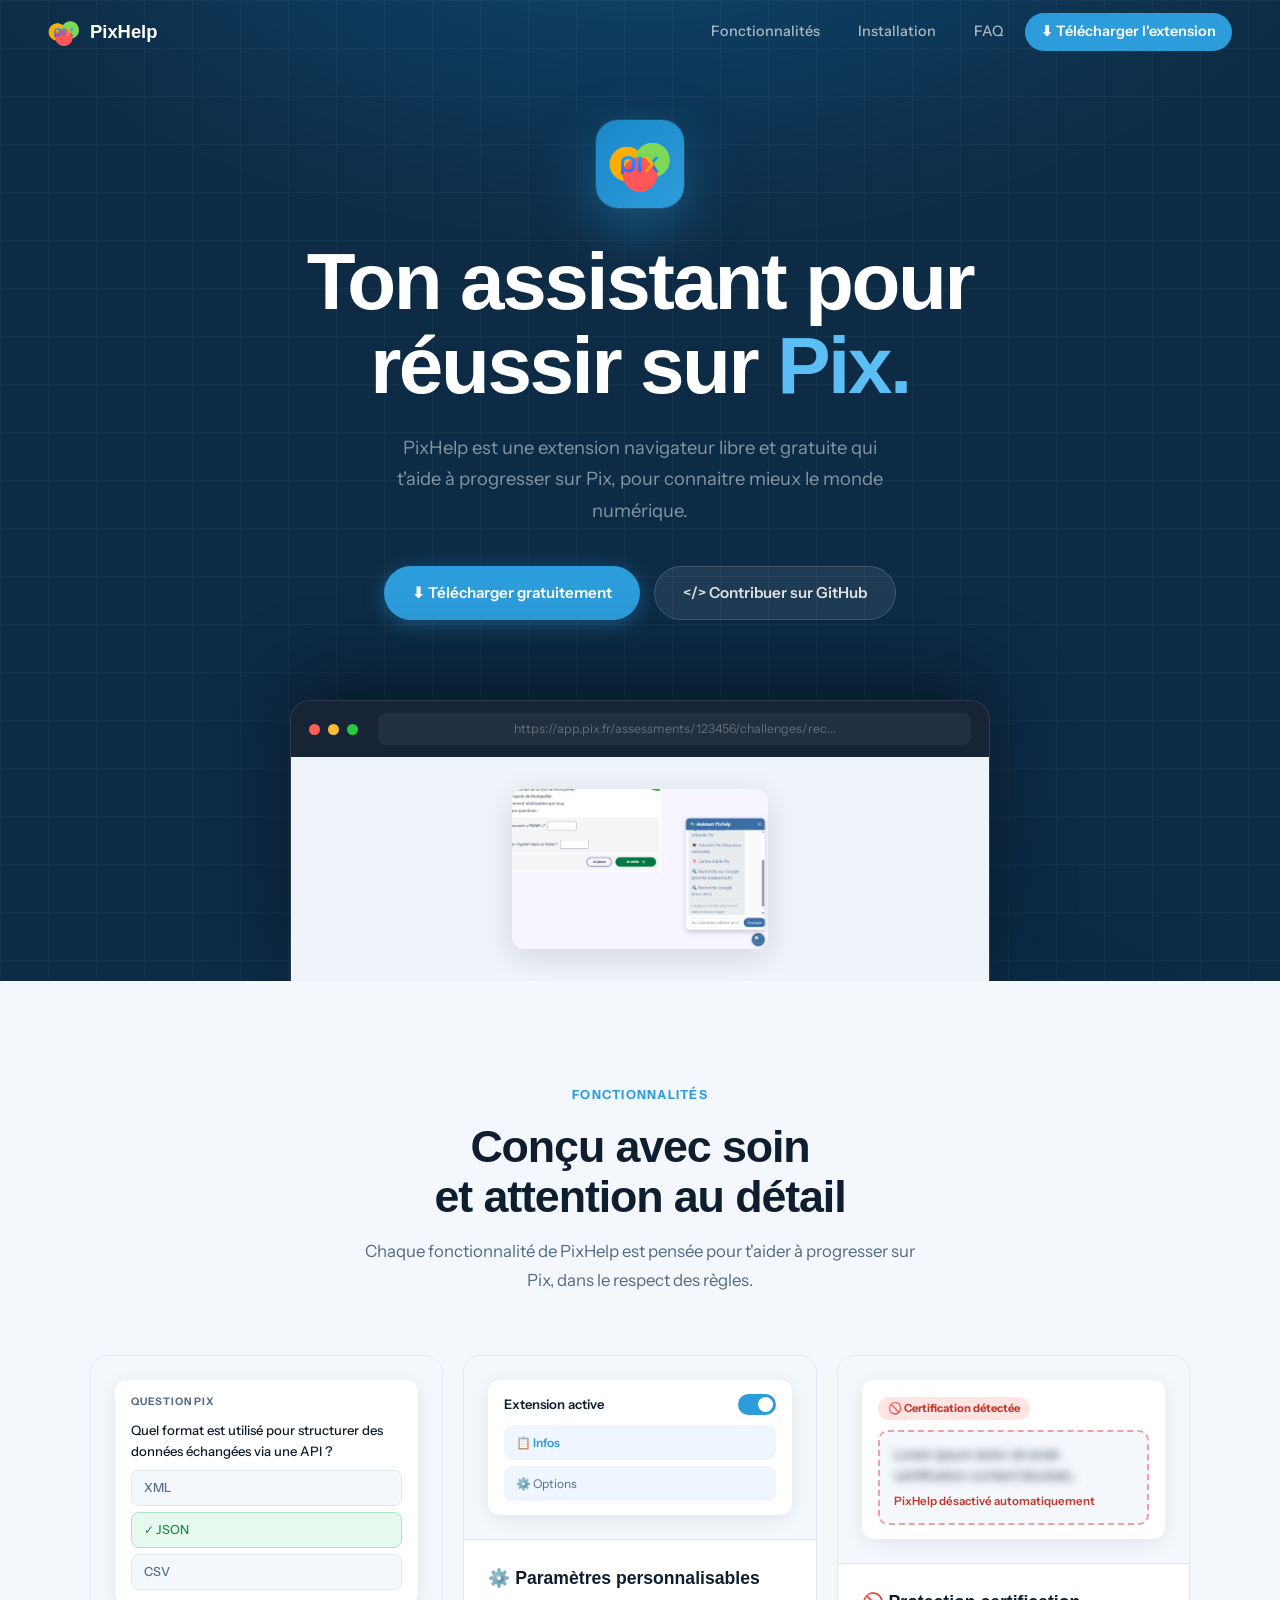
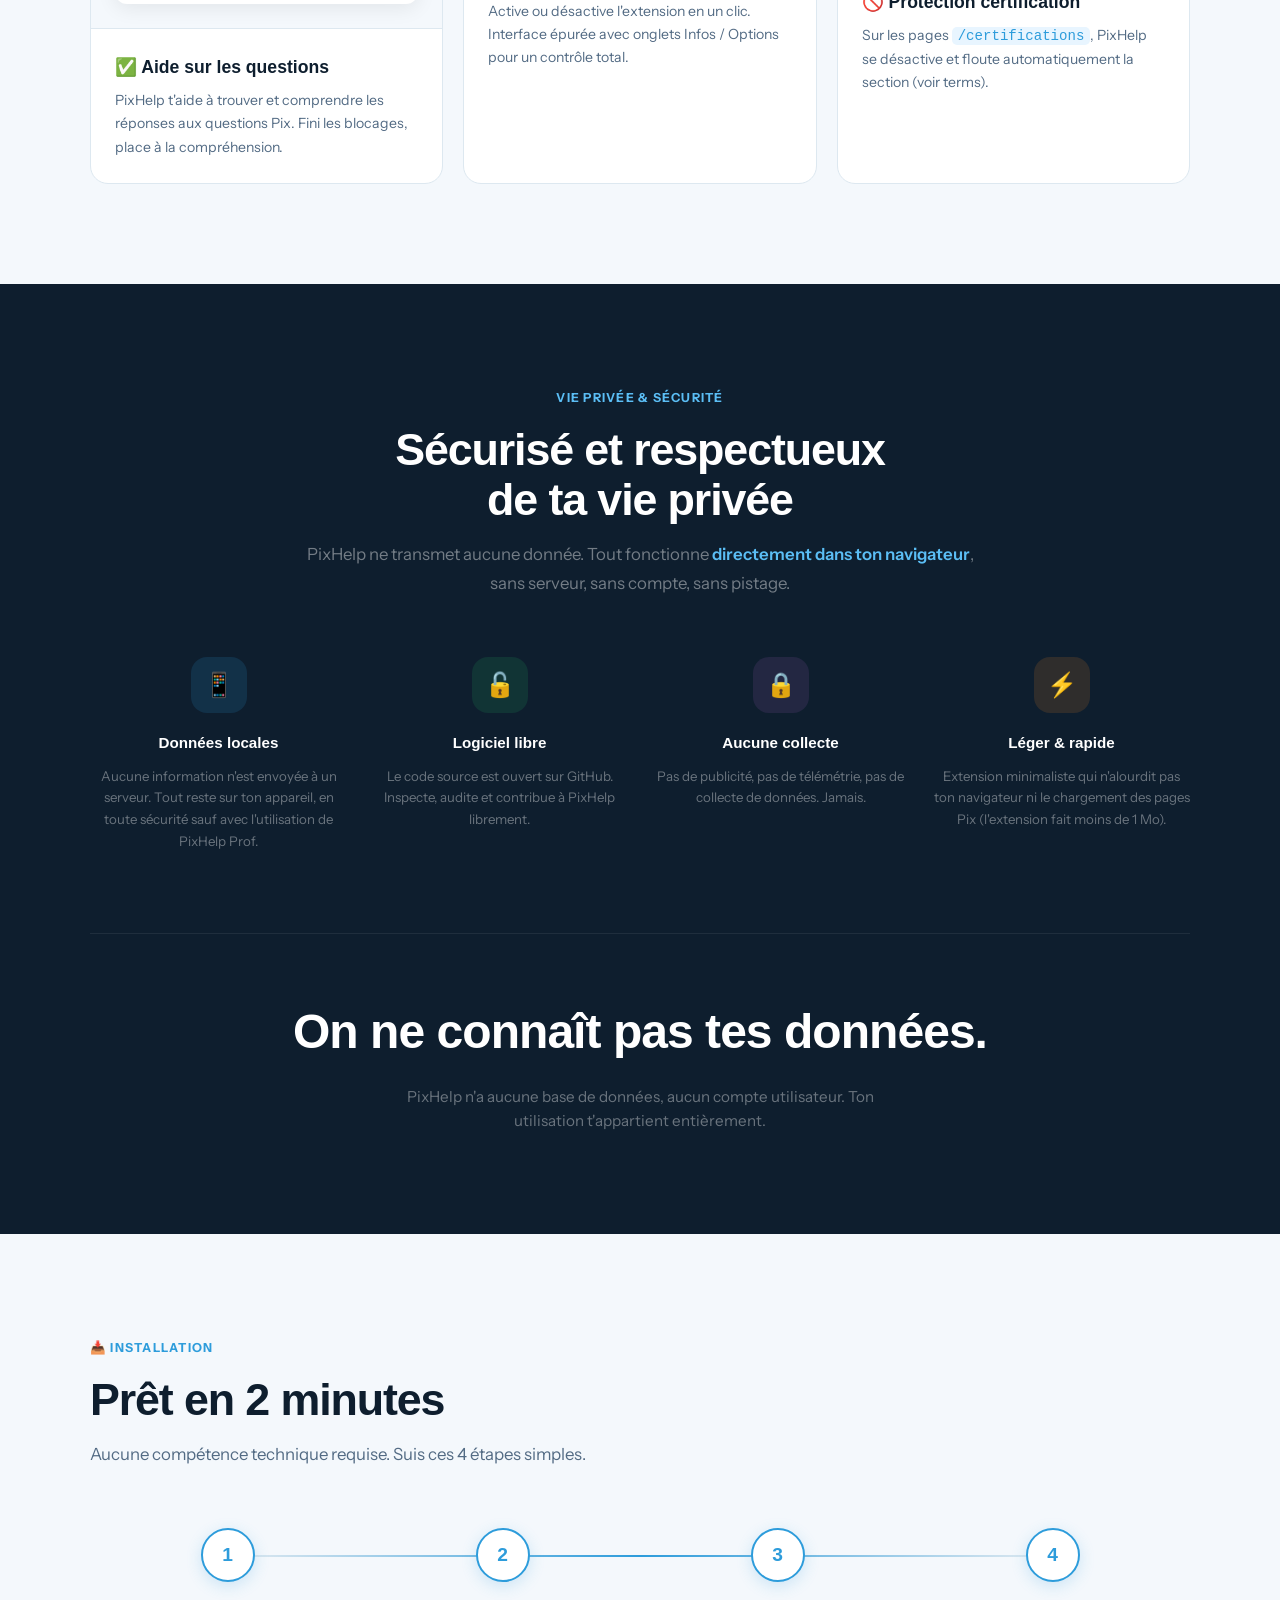
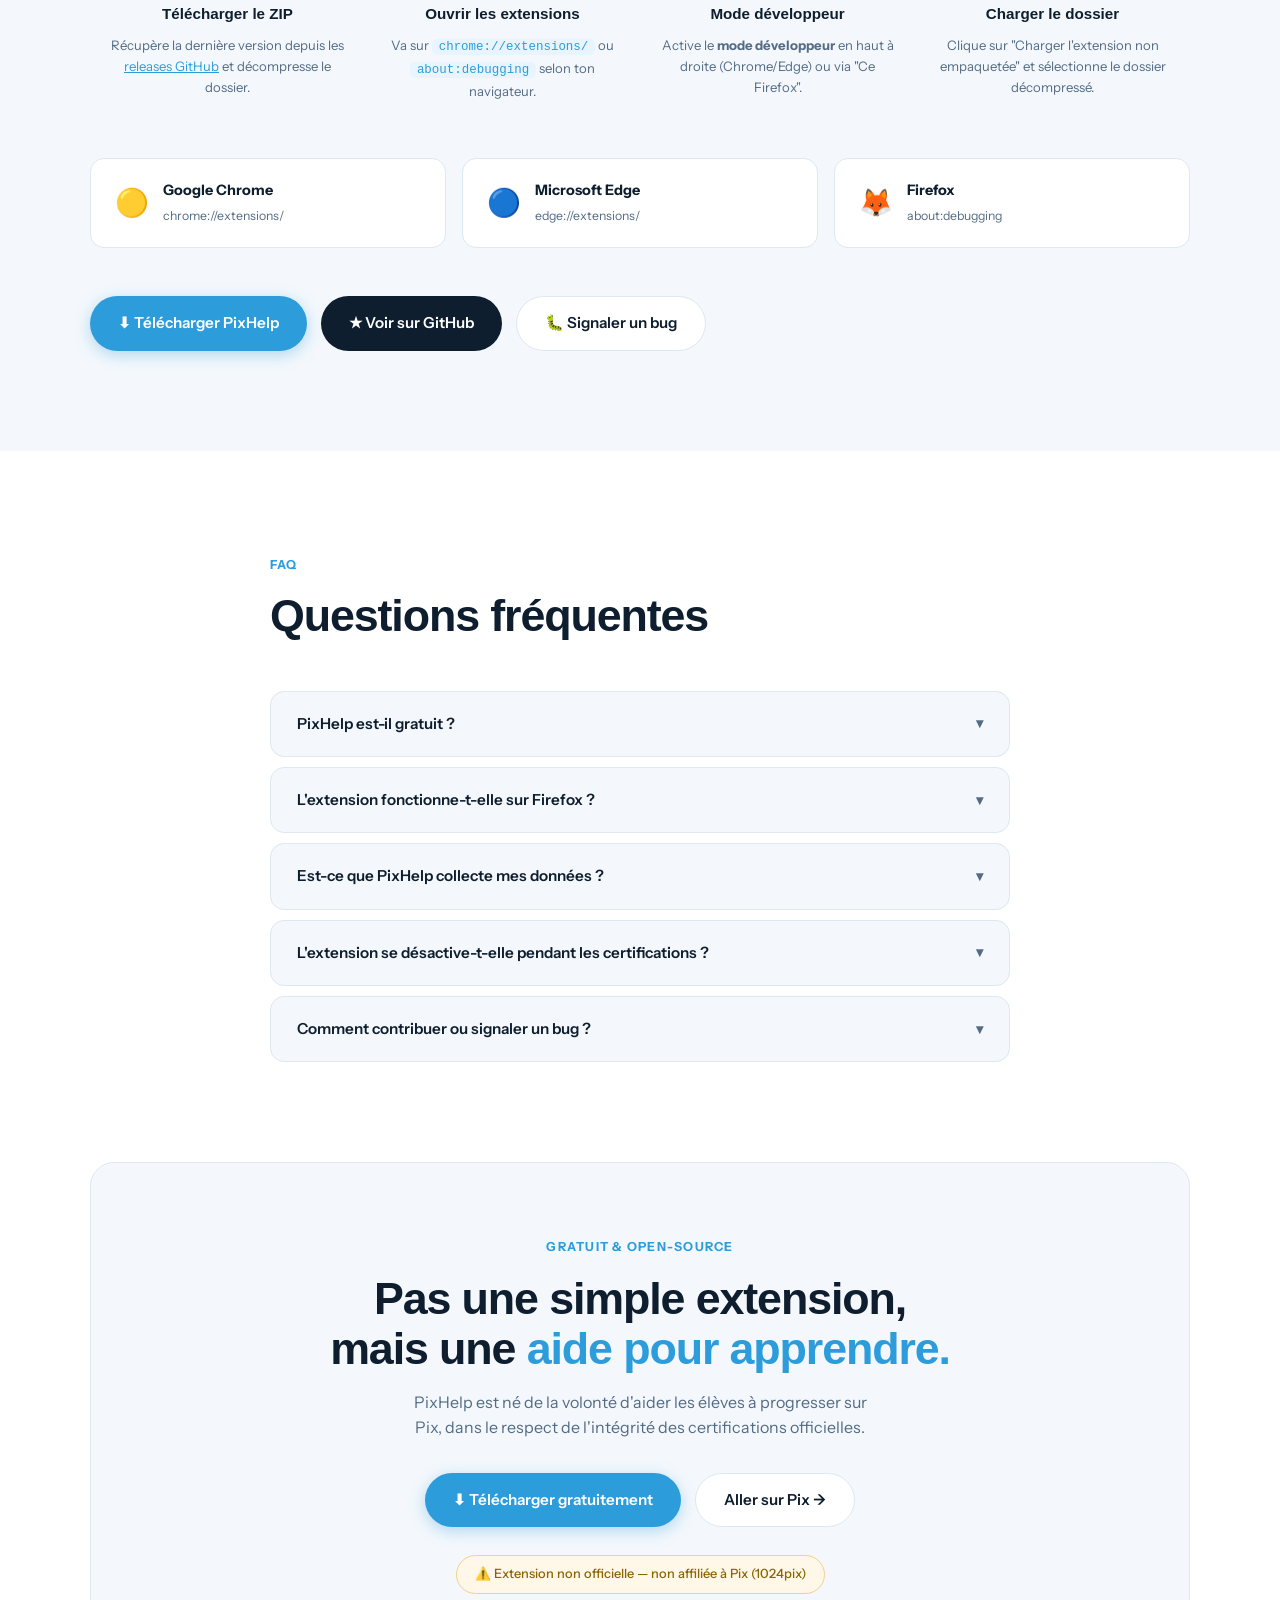
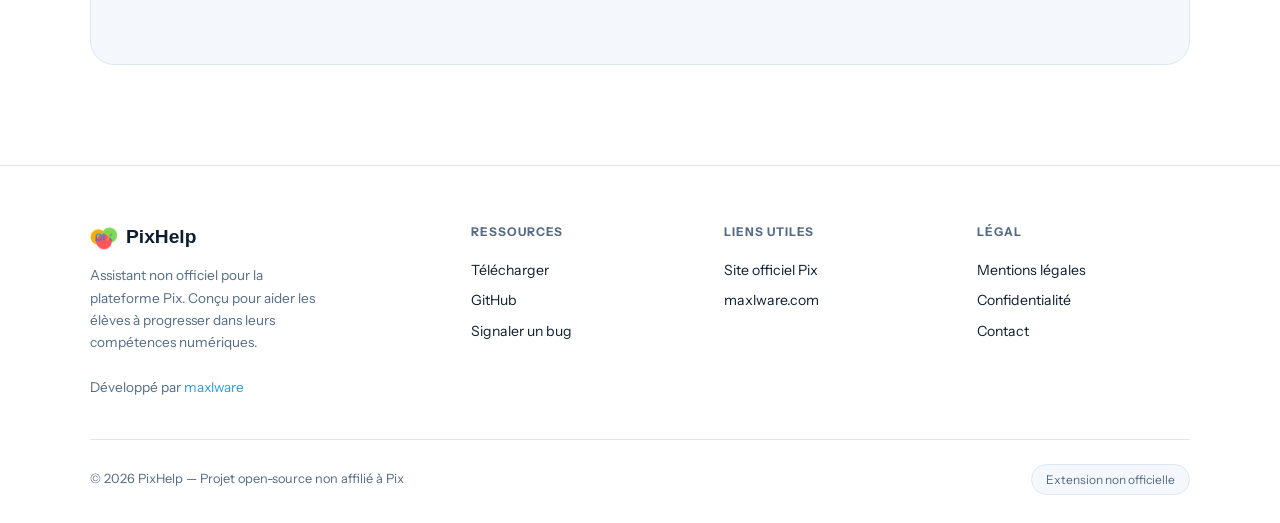
<file: Website/src/index.html>
<!-- IN TESTING -->

<!DOCTYPE html>
<html lang="fr">
<head>
    <meta charset="UTF-8">
    <meta name="viewport" content="width=device-width, initial-scale=1.0">
    <title>PixHelp – Assistant pour Pix</title>
    <link rel="icon" href="assets/icon.png" type="image/png">
    <link rel="preconnect" href="https://fonts.googleapis.com">
    <link href="https://fonts.googleapis.com/css2?family=Cabinet+Grotesk:wght@400;500;700;800;900&family=Instrument+Sans:ital,wght@0,400;0,500;0,600;1,400&display=swap" rel="stylesheet">
    <link rel="stylesheet" href="assets/style.css">
</head>
<body>

<nav id="navbar">
    <a class="nav-brand" href="#">
        <img src="assets/icon.png" alt="PixHelp">
        PixHelp
    </a>
    <div class="nav-links">
        <a href="#features">Fonctionnalités</a>
        <a href="#install">Installation</a>
        <a href="#faq">FAQ</a>
        <a href="https://github.com/maxlware-fr/PixHelp/releases" class="nav-dl" target="_blank">⬇ Télécharger l'extension</a>
    </div>
</nav>

<section class="hero">
    <div class="hero-grid"></div>
    <div class="hero-content">
        <div class="hero-icon">
            <img src="assets/icon.png" alt="PixHelp">
        </div>
        <h1>Ton assistant pour<br>réussir sur <em>Pix.</em></h1>
        <p>PixHelp est une extension navigateur libre et gratuite qui t'aide à progresser sur Pix, pour connaitre mieux le monde numérique.</p>
        <div class="hero-btns">
            <a href="https://github.com/maxlware-fr/PixHelp/releases" class="btn btn-primary" target="_blank">⬇ Télécharger gratuitement</a>
            <a href="https://github.com/maxlware-fr/PixHelp" class="btn btn-outline" target="_blank">&lt;/&gt; Contribuer sur GitHub</a>
        </div>
    </div>
    <div class="hero-mockup">
        <div class="browser-window">
            <div class="browser-bar">
                <div class="b-dot"></div><div class="b-dot"></div><div class="b-dot"></div>
                <div class="browser-url">https://app.pix.fr/assessments/123456/challenges/rec...</div>
            </div>
            <div class="browser-body">
                <img src="assets/help.png" alt="PixHelp en action">
            </div>
        </div>
    </div>
</section>

<section class="section features-section" id="features">
    <div class="section-inner">
        <div class="section-header center">
            <div class="eyebrow">Fonctionnalités</div>
            <h2 class="section-title">Conçu avec soin<br>et attention au détail</h2>
            <p class="section-sub">Chaque fonctionnalité de PixHelp est pensée pour t'aider à progresser sur Pix, dans le respect des règles.</p>
        </div>
        <div class="features-grid">
            <div class="feat-card">
                <div class="feat-card-preview">
                    <div class="ui-preview">
                        <div class="ui-label">Question Pix</div>
                        <div class="ui-q">Quel format est utilisé pour structurer des données échangées via une API ?</div>
                        <div class="ui-choices">
                            <div class="ui-choice">XML</div>
                            <div class="ui-choice correct">✓ JSON</div>
                            <div class="ui-choice">CSV</div>
                        </div>
                    </div>
                </div>
                <div class="feat-card-body">
                    <h3>✅ Aide sur les questions</h3>
                    <p>PixHelp t'aide à trouver et comprendre les réponses aux questions Pix. Fini les blocages, place à la compréhension.</p>
                </div>
            </div>
            <div class="feat-card">
                <div class="feat-card-preview">
                    <div class="ui-preview">
                        <div class="ui-toggle">
                            <span>Extension active</span>
                            <div class="toggle-pill"></div>
                        </div>
                        <div class="ui-opt active">📋 Infos</div>
                        <div class="ui-opt" style="color:var(--text-muted)">⚙️ Options</div>
                    </div>
                </div>
                <div class="feat-card-body">
                    <h3>⚙️ Paramètres personnalisables</h3>
                    <p>Active ou désactive l'extension en un clic. Interface épurée avec onglets Infos / Options pour un contrôle total.</p>
                </div>
            </div>
            <div class="feat-card">
                <div class="feat-card-preview">
                    <div class="ui-preview">
                        <div class="ui-badge">🚫 Certification détectée</div>
                        <div class="ui-blur-box">
                            <div class="ui-blur-text">Lorem ipsum dolor sit amet certification content blocked...</div>
                            <div class="ui-warn">PixHelp désactivé automatiquement</div>
                        </div>
                    </div>
                </div>
                <div class="feat-card-body">
                    <h3>🚫 Protection certification</h3>
                    <p>Sur les pages <code style="background:var(--accent-soft);color:var(--accent);padding:1px 6px;border-radius:5px;">/certifications</code>, PixHelp se désactive et floute automatiquement la section (voir terms).</p>
                </div>
            </div>
        </div>
    </div>
</section>

<section class="privacy-section">
    <div class="privacy-inner">
        <div class="section-header center">
            <div class="eyebrow">Vie privée &amp; sécurité</div>
            <h2 class="section-title">Sécurisé et respectueux<br>de ta vie privée</h2>
            <p class="section-sub">PixHelp ne transmet aucune donnée. Tout fonctionne <span class="privacy-hl">directement dans ton navigateur</span>, sans serveur, sans compte, sans pistage.</p>
        </div>
        <div class="privacy-grid">
            <div class="p-item">
                <div class="p-ico ico-b">📱</div>
                <h4>Données locales</h4>
                <p>Aucune information n'est envoyée à un serveur. Tout reste sur ton appareil, en toute sécurité sauf avec l'utilisation de PixHelp Prof.</p>
            </div>
            <div class="p-item">
                <div class="p-ico ico-g">🔓</div>
                <h4>Logiciel libre</h4>
                <p>Le code source est ouvert sur GitHub. Inspecte, audite et contribue à PixHelp librement.</p>
            </div>
            <div class="p-item">
                <div class="p-ico ico-p">🔒</div>
                <h4>Aucune collecte</h4>
                <p>Pas de publicité, pas de télémétrie, pas de collecte de données. Jamais.</p>
            </div>
            <div class="p-item">
                <div class="p-ico ico-o">⚡</div>
                <h4>Léger &amp; rapide</h4>
                <p>Extension minimaliste qui n'alourdit pas ton navigateur ni le chargement des pages Pix (l'extension fait moins de 1 Mo).</p>
            </div>
        </div>
        <div class="big-claim">
            <h2>On ne connaît pas tes données.</h2>
            <p>PixHelp n'a aucune base de données, aucun compte utilisateur. Ton utilisation t'appartient entièrement.</p>
        </div>
    </div>
</section>

<section class="install-section" id="install">
    <div class="install-inner">
        <div class="section-header">
            <div class="eyebrow">📥 Installation</div>
            <h2 class="section-title">Prêt en 2 minutes</h2>
            <p class="section-sub">Aucune compétence technique requise. Suis ces 4 étapes simples.</p>
        </div>
        <div class="steps-row">
            <div class="steps-line"></div>
            <div class="step">
                <div class="step-num">1</div>
                <h4>Télécharger le ZIP</h4>
                <p>Récupère la dernière version depuis les <a href="https://github.com/maxlware-fr/PixHelp/releases" target="_blank" style="color:var(--accent)">releases GitHub</a> et décompresse le dossier.</p>
            </div>
            <div class="step">
                <div class="step-num">2</div>
                <h4>Ouvrir les extensions</h4>
                <p>Va sur <code>chrome://extensions/</code> ou <code>about:debugging</code> selon ton navigateur.</p>
            </div>
            <div class="step">
                <div class="step-num">3</div>
                <h4>Mode développeur</h4>
                <p>Active le <strong>mode développeur</strong> en haut à droite (Chrome/Edge) ou via "Ce Firefox".</p>
            </div>
            <div class="step">
                <div class="step-num">4</div>
                <h4>Charger le dossier</h4>
                <p>Clique sur "Charger l'extension non empaquetée" et sélectionne le dossier décompressé.</p>
            </div>
        </div>
        <div class="browsers-row">
            <div class="browser-pill"><div class="em">🟡</div><div><strong>Google Chrome</strong><span>chrome://extensions/</span></div></div>
            <div class="browser-pill"><div class="em">🔵</div><div><strong>Microsoft Edge</strong><span>edge://extensions/</span></div></div>
            <div class="browser-pill"><div class="em">🦊</div><div><strong>Firefox</strong><span>about:debugging</span></div></div>
        </div>
        <div class="install-ctas">
            <a href="https://github.com/maxlware-fr/PixHelp/releases" class="btn btn-solid" target="_blank">⬇ Télécharger PixHelp</a>
            <a href="https://github.com/maxlware-fr/PixHelp" class="btn btn-dark-pill" target="_blank">★ Voir sur GitHub</a>
            <a href="https://github.com/maxlware-fr/PixHelp/issues" class="btn btn-ghost-pill" target="_blank">🐛 Signaler un bug</a>
        </div>
    </div>
</section>

<section class="faq-section" id="faq">
    <div class="faq-inner">
        <div class="eyebrow">FAQ</div>
        <h2 class="section-title">Questions fréquentes</h2>
        <div class="faq-list">
            <div class="faq-item">
                <div class="faq-q">PixHelp est-il gratuit ? <span class="faq-arr">▾</span></div>
                <div class="faq-a"><div class="faq-a-inner">Oui, PixHelp est entièrement gratuit et open-source. Pas d'abonnement, pas de version premium. Le code source est accessible sur GitHub.</div></div>
            </div>
            <div class="faq-item">
                <div class="faq-q">L'extension fonctionne-t-elle sur Firefox ? <span class="faq-arr">▾</span></div>
                <div class="faq-a"><div class="faq-a-inner">Oui ! PixHelp est compatible avec Chrome, Microsoft Edge et Firefox grâce à Manifest V3. Chaque navigateur a sa propre procédure détaillée dans la section installation.</div></div>
            </div>
            <div class="faq-item">
                <div class="faq-q">Est-ce que PixHelp collecte mes données ? <span class="faq-arr">▾</span></div>
                <div class="faq-a"><div class="faq-a-inner">Non. PixHelp n'a aucun serveur ni base de données. Tout fonctionne localement dans ton navigateur. Aucune donnée ne quitte ton appareil. Sauf avec l'utilisation de PixHelp Prof.</div></div>
            </div>
            <div class="faq-item">
                <div class="faq-q">L'extension se désactive-t-elle pendant les certifications ? <span class="faq-arr">▾</span></div>
                <div class="faq-a"><div class="faq-a-inner">Oui, c'est automatique. Sur toutes les pages <code>/certifications</code> de Pix, PixHelp détecte le contexte, se désactive et floute la section avec un avertissement visible.</div></div>
            </div>
            <div class="faq-item">
                <div class="faq-q">Comment contribuer ou signaler un bug ? <span class="faq-arr">▾</span></div>
                <div class="faq-a"><div class="faq-a-inner">Ouvre une issue ou une pull request sur GitHub. Les contributions sont les bienvenues !</div></div>
            </div>
        </div>
    </div>
</section>

<section class="cta-section">
    <div class="cta-box">
        <div class="eyebrow">Gratuit &amp; open-source</div>
        <h2 class="section-title">Pas une simple extension,<br>mais une <em>aide pour apprendre.</em></h2>
        <p>PixHelp est né de la volonté d'aider les élèves à progresser sur Pix, dans le respect de l'intégrité des certifications officielles.</p>
        <div style="display:flex;gap:14px;justify-content:center;flex-wrap:wrap;">
            <a href="https://github.com/maxlware-fr/PixHelp/releases" class="btn btn-solid" target="_blank">⬇ Télécharger gratuitement</a>
            <a href="https://pix.fr" class="btn btn-ghost-pill" target="_blank">Aller sur Pix →</a>
        </div>
        <div class="disclaimer-pill">⚠️ Extension non officielle — non affiliée à Pix (1024pix)</div>
    </div>
</section>

<footer>
    <div class="footer-inner">
        <div>
            <div class="f-brand-name"><img src="assets/icon.png" alt="PixHelp">PixHelp</div>
            <p class="f-desc">Assistant non officiel pour la plateforme Pix. Conçu pour aider les élèves à progresser dans leurs compétences numériques.<br><br>Développé par <a href="https://maxlware.com?utm_source=pixhelp" style="color:var(--accent);text-decoration:none">maxlware</a></p>
        </div>
        <div class="f-col">
            <h5>Ressources</h5>
            <a href="https://github.com/maxlware-fr/PixHelp/releases" target="_blank">Télécharger</a>
            <a href="https://github.com/maxlware-fr/PixHelp" target="_blank">GitHub</a>
            <a href="https://github.com/maxlware-fr/PixHelp/issues" target="_blank">Signaler un bug</a>
        </div>
        <div class="f-col">
            <h5>Liens utiles</h5>
            <a href="https://pix.fr" target="_blank">Site officiel Pix</a>
            <a href="https://maxlware.com?utm_source=pixhelp" target="_blank">maxlware.com</a>
        </div>
        <div class="f-col">
            <h5>Légal</h5>
            <a href="terms.html">Mentions légales</a>
            <a href="terms.html">Confidentialité</a>
            <a href="https://maxlware.com/fr-fr/contact">Contact</a>
        </div>
    </div>
    <div class="footer-bottom">
        <p>© 2026 PixHelp — Projet open-source non affilié à Pix</p>
        <span class="badge-noff">Extension non officielle</span>
    </div>
</footer>

<script>
    const nav = document.getElementById('navbar');
    window.addEventListener('scroll', () => nav.classList.toggle('scrolled', window.scrollY > 40));
    document.querySelectorAll('.faq-q').forEach(btn => {
        btn.addEventListener('click', () => {
            const item = btn.parentElement;
            const isOpen = item.classList.contains('open');
            document.querySelectorAll('.faq-item.open').forEach(i => i.classList.remove('open'));
            if (!isOpen) item.classList.add('open');
        });
    });
</script>
</body>
</html>
</file>
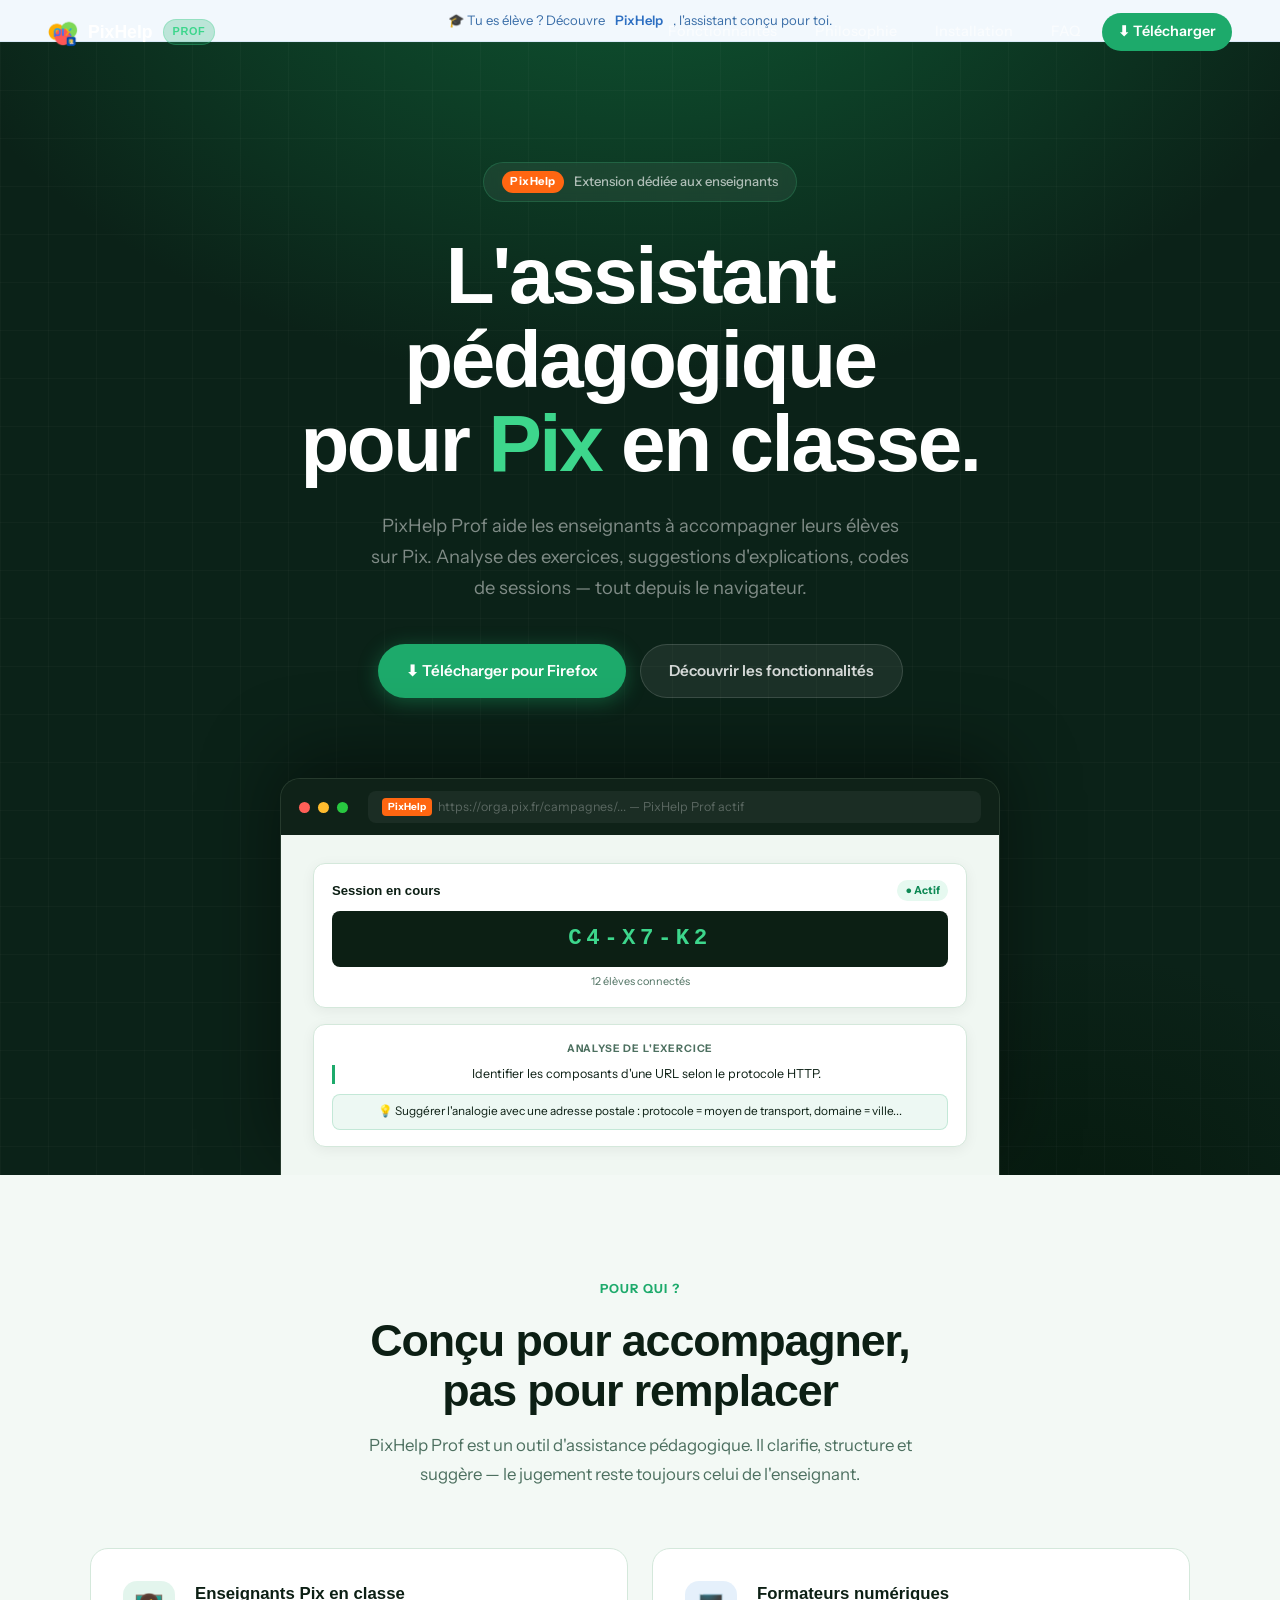
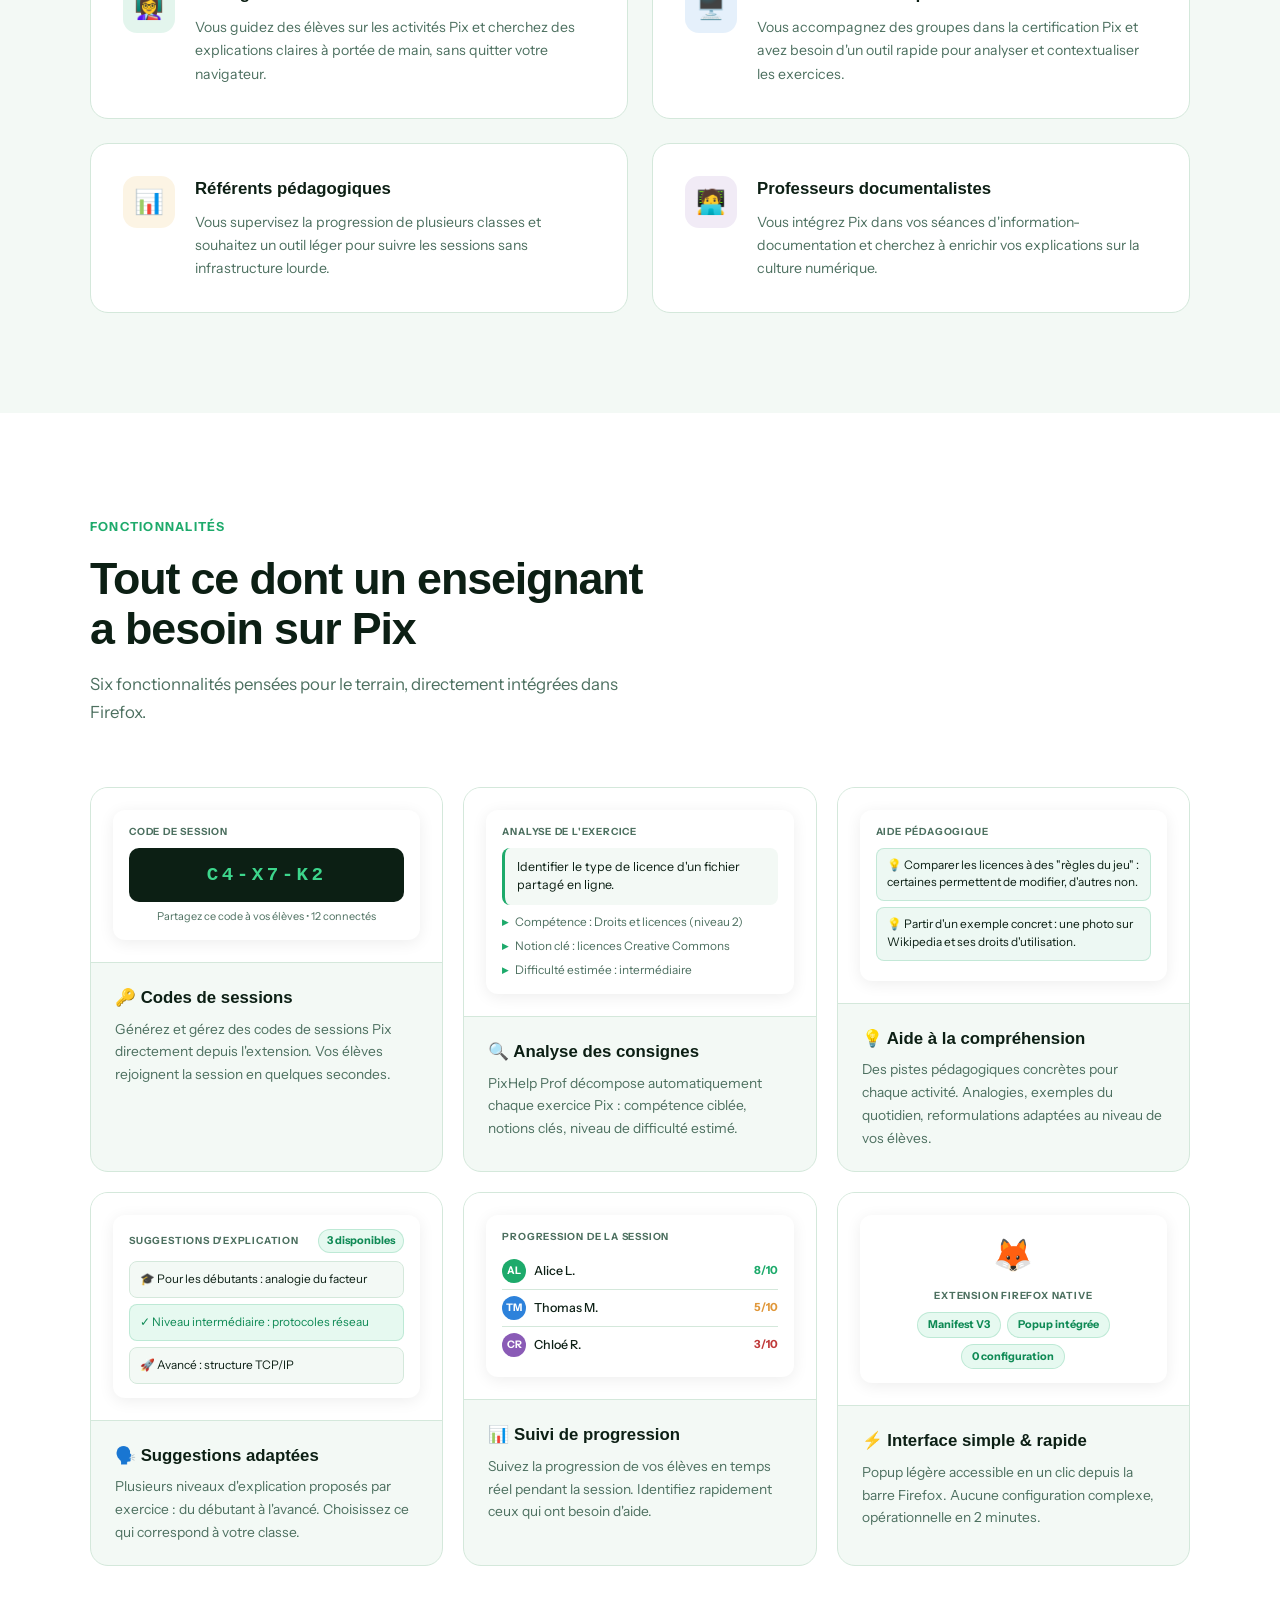
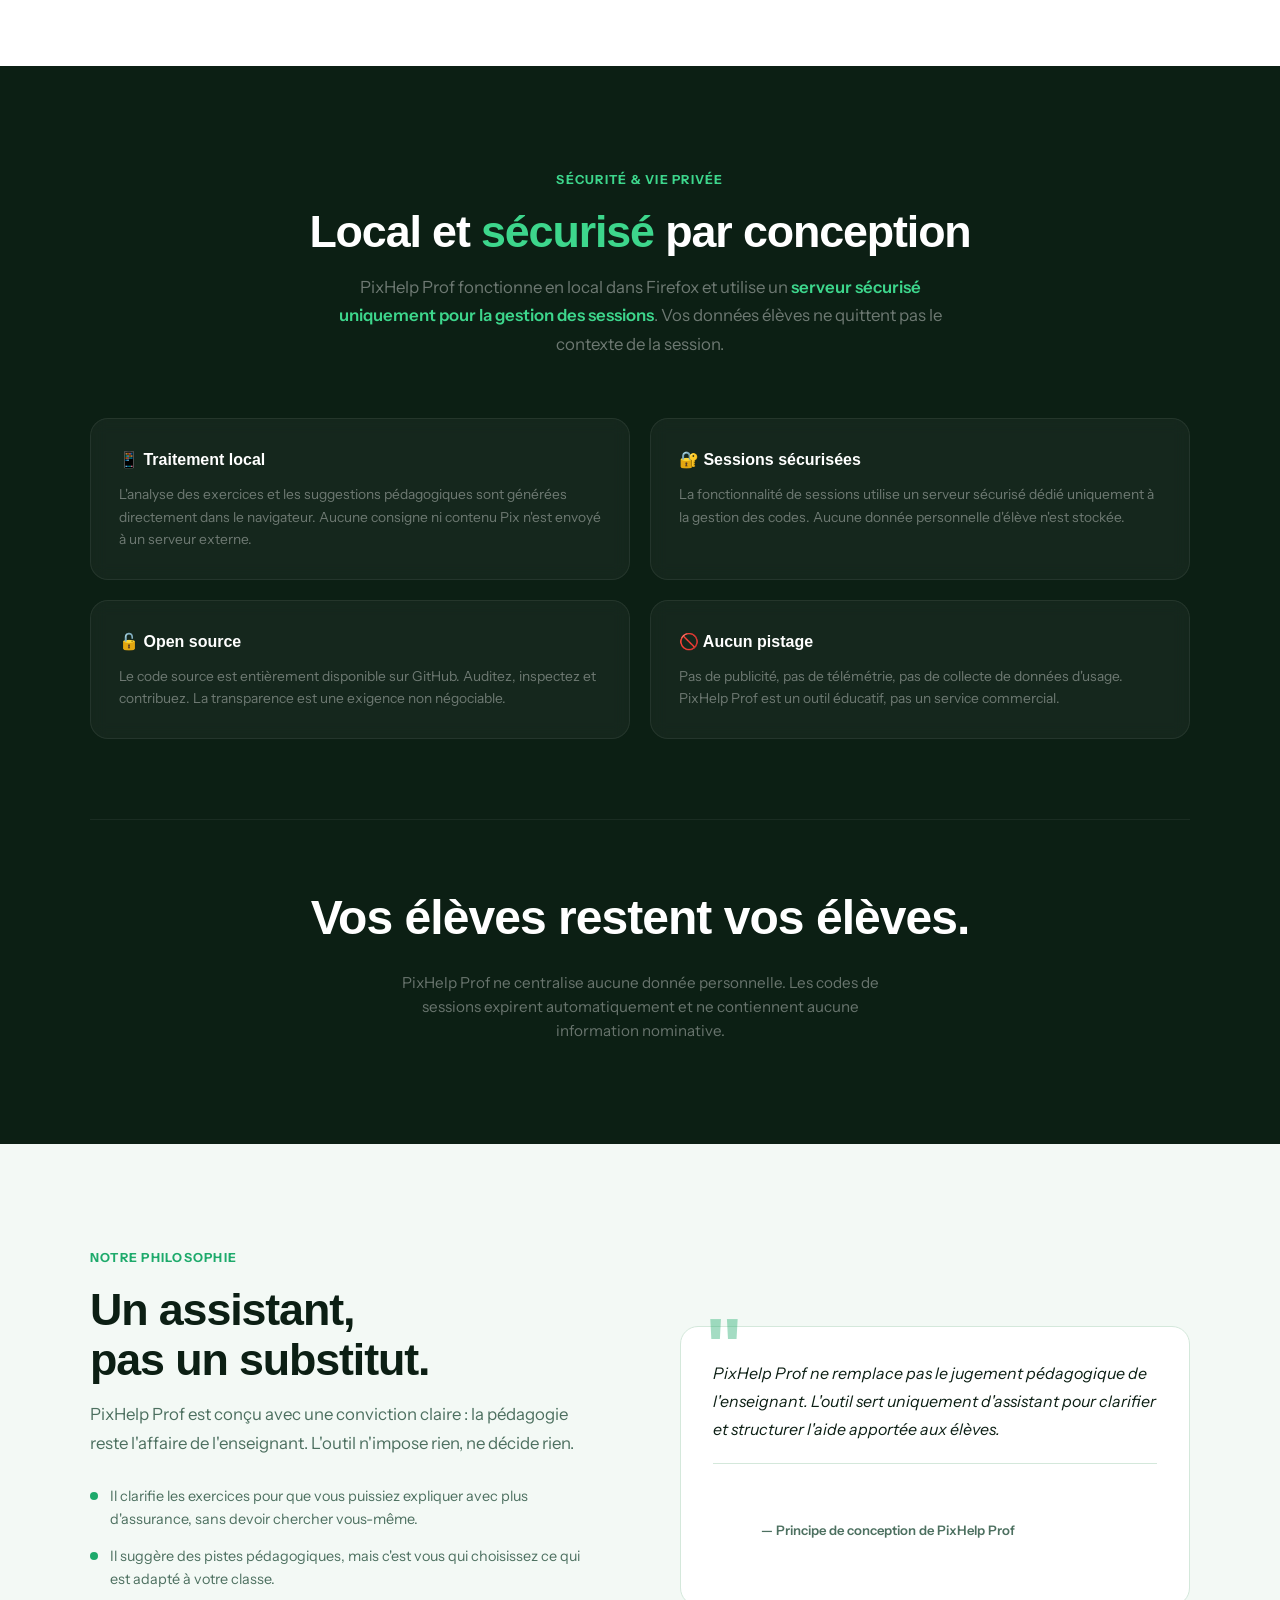
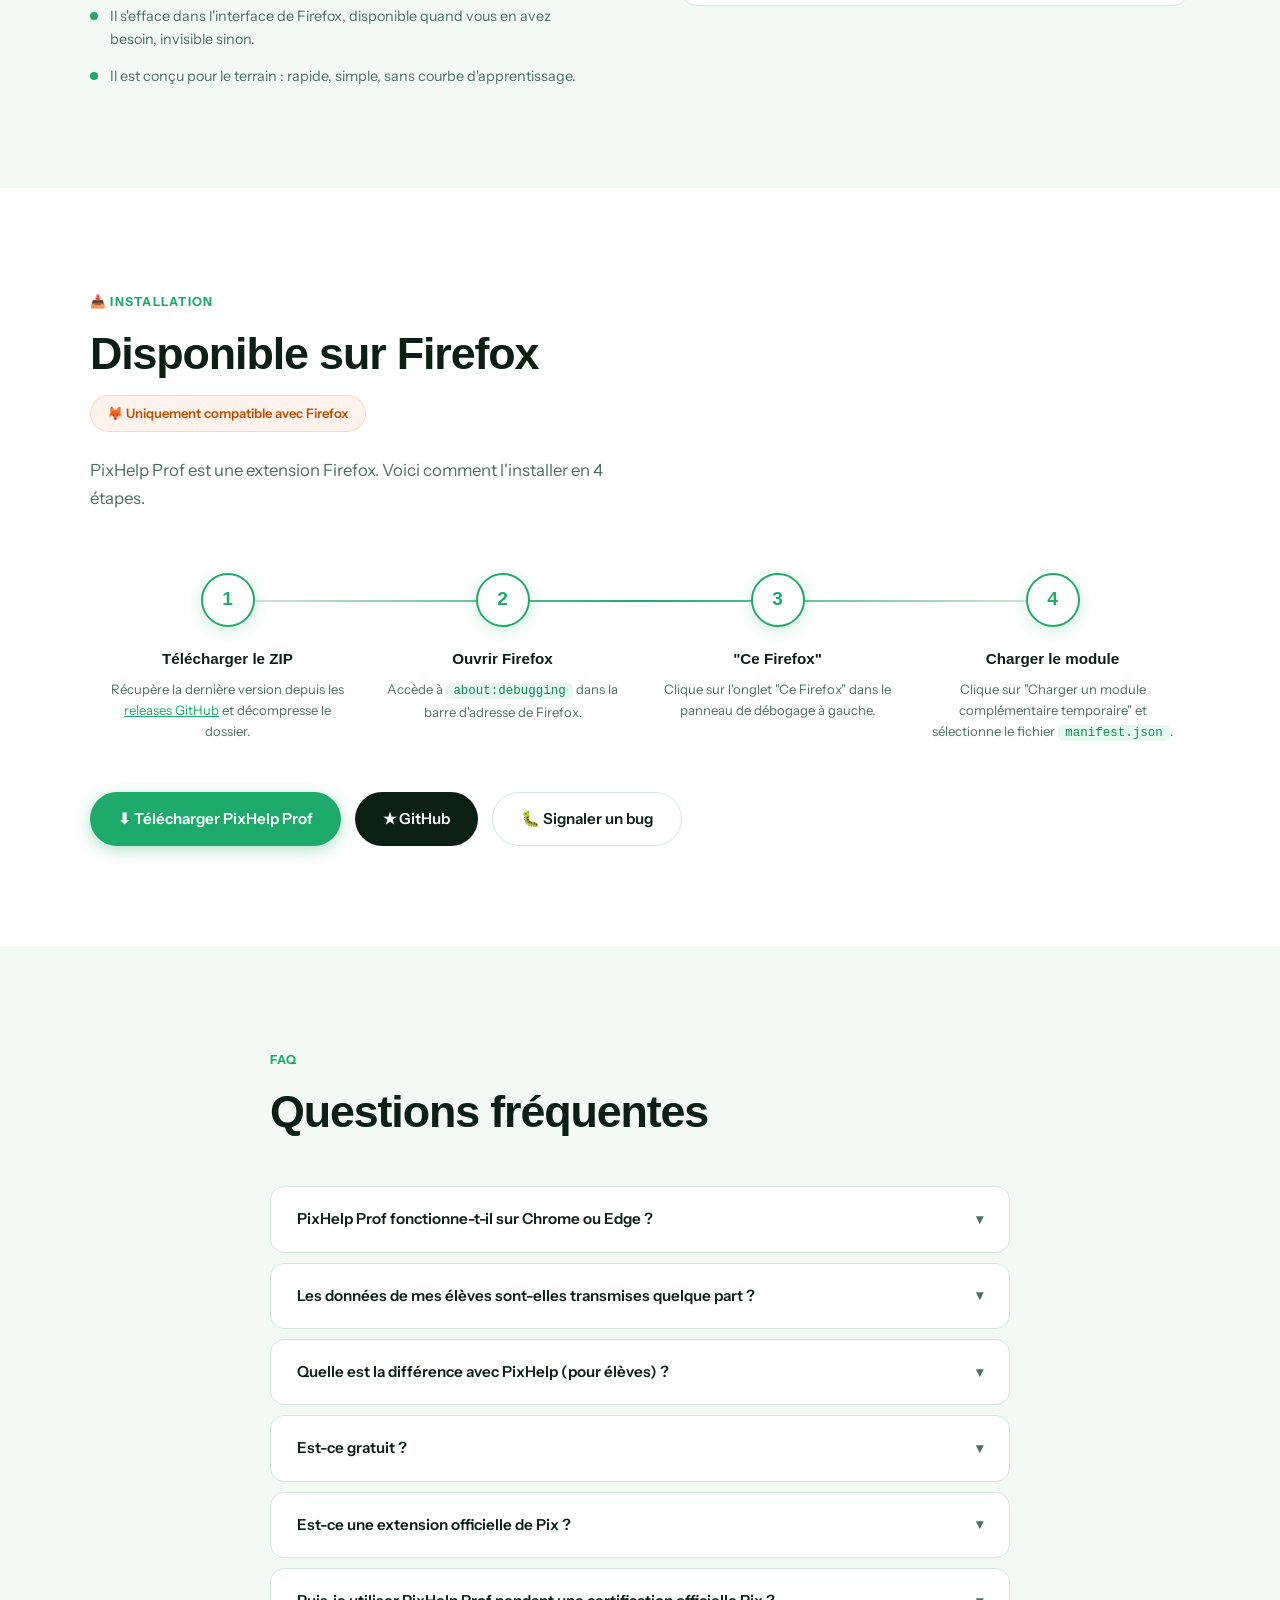
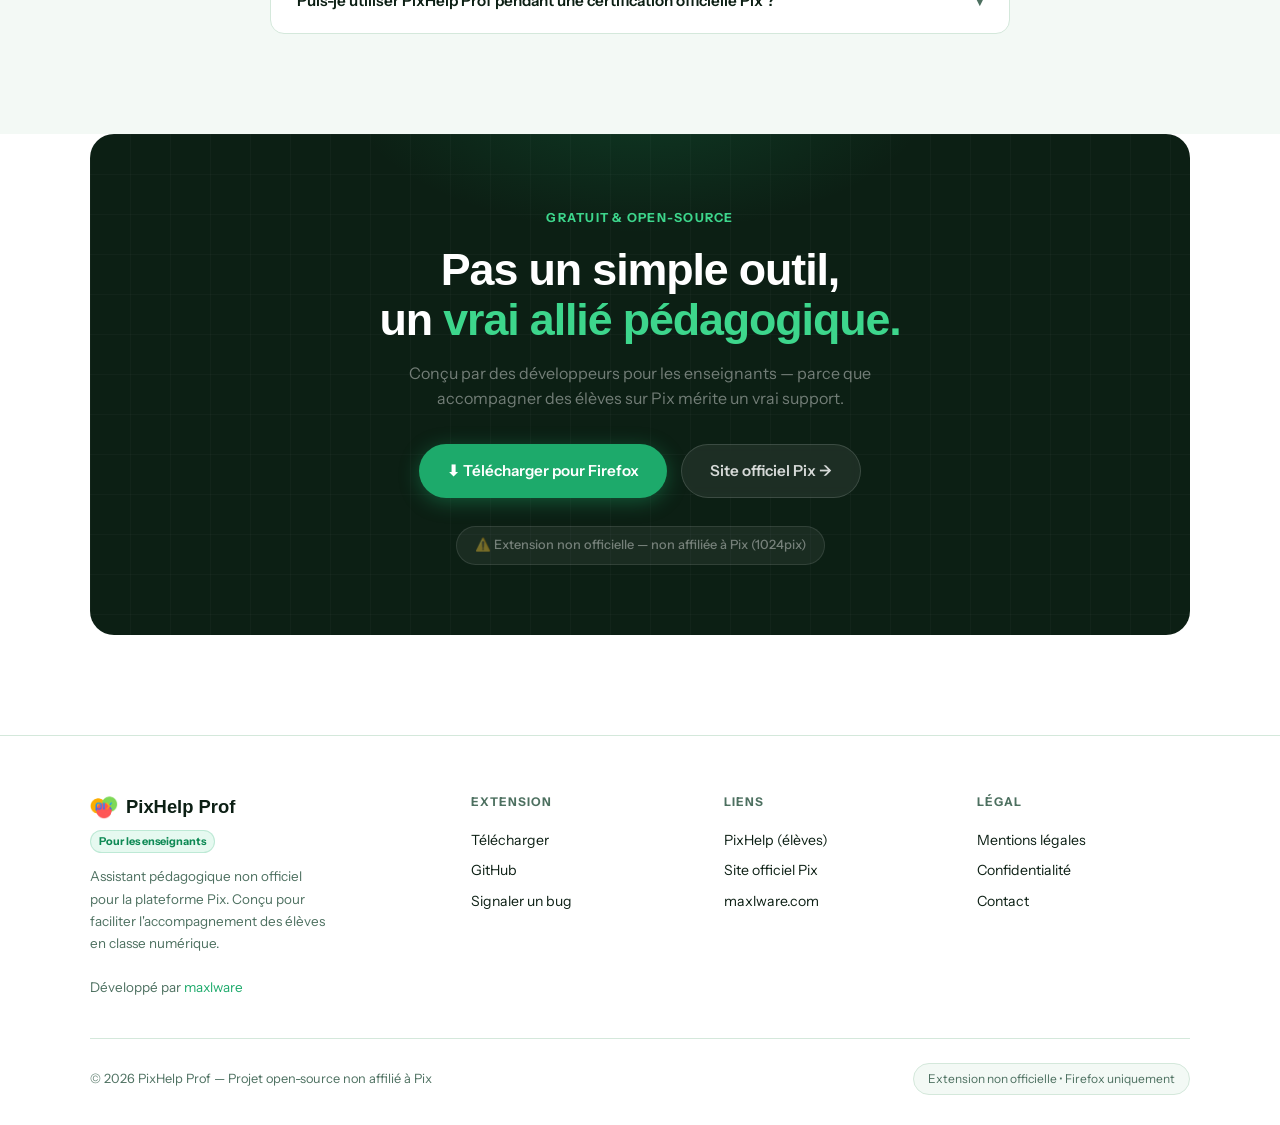
<file: Website/src/prof.html>
<!DOCTYPE html>
<html lang="fr">
<head>
    <meta charset="UTF-8">
    <meta name="viewport" content="width=device-width, initial-scale=1.0">
    <title>PixHelp Prof – Assistant pédagogique pour Pix</title>
    <link rel="icon" href="assets/icon_prof.png" type="image/png">
    <link rel="preconnect" href="https://fonts.googleapis.com">
    <link href="https://fonts.googleapis.com/css2?family=Cabinet+Grotesk:wght@400;500;700;800;900&family=Instrument+Sans:ital,wght@0,400;0,500;0,600;1,400&display=swap" rel="stylesheet">
    <link rel="stylesheet" href="assets/style-prof.css">
</head>
<body>

<div class="sibling-bar">
    🎓 Tu es élève ? Découvre <a href="index.html">PixHelp</a>, l'assistant conçu pour toi.
</div>

<nav id="navbar">
    <a class="nav-brand" href="#">
        <img src="assets/icon_prof.png" alt="PixHelp Prof">
        PixHelp
        <span class="nav-badge">Prof</span>
    </a>
    <div class="nav-links">
        <a href="#features">Fonctionnalités</a>
        <a href="#philosophy">Philosophie</a>
        <a href="#install">Installation</a>
        <a href="#faq">FAQ</a>
        <a href="https://github.com/maxlware-fr/PixHelp" class="nav-dl" target="_blank">⬇ Télécharger</a>
    </div>
</nav>

<section class="hero">
    <div class="hero-grid"></div>
    <div class="hero-content">
        <div class="hero-pill">
            <span class="ff-dot">PixHelp</span>
            Extension dédiée aux enseignants
        </div>
        <h1>L'assistant pédagogique<br>pour <em>Pix</em> en classe.</h1>
        <p>PixHelp Prof aide les enseignants à accompagner leurs élèves sur Pix. Analyse des exercices, suggestions d'explications, codes de sessions — tout depuis le navigateur.</p>
        <div class="hero-btns">
            <a href="https://github.com/maxlware-fr/PixHelp" class="btn btn-green" target="_blank">⬇ Télécharger pour Firefox</a>
            <a href="#features" class="btn btn-outline">Découvrir les fonctionnalités</a>
        </div>
    </div>
    <div class="hero-mockup">
        <div class="browser-window">
            <div class="browser-bar">
                <div class="b-dot"></div><div class="b-dot"></div><div class="b-dot"></div>
                <div class="browser-url">
                    <span class="ff-tag">PixHelp</span>
                    https://orga.pix.fr/campagnes/... — PixHelp Prof actif
                </div>
            </div>
            <div class="browser-body" style="flex-direction:column;gap:16px;padding:28px 32px;align-items:flex-start;">
                <div style="width:100%;background:white;border-radius:12px;border:1px solid var(--border);padding:16px 18px;box-shadow:0 3px 14px rgba(0,0,0,0.06);">
                    <div style="display:flex;align-items:center;justify-content:space-between;margin-bottom:10px;">
                        <div style="font-family:'Cabinet Grotesk',sans-serif;font-size:0.82rem;font-weight:800;color:var(--text-dark);">Session en cours</div>
                        <div style="background:#e6f9f0;color:#0f8a55;font-size:0.68rem;font-weight:700;padding:2px 8px;border-radius:100px;">● Actif</div>
                    </div>
                    <div style="background:#0c1f14;color:#3dd68c;border-radius:8px;padding:10px 14px;font-family:monospace;font-size:1.4rem;font-weight:700;letter-spacing:0.2em;text-align:center;">C4-X7-K2</div>
                    <div style="text-align:center;font-size:0.68rem;color:var(--text-muted);margin-top:6px;">12 élèves connectés</div>
                </div>
                <div style="width:100%;background:white;border-radius:12px;border:1px solid var(--border);padding:16px 18px;box-shadow:0 3px 14px rgba(0,0,0,0.06);">
                    <div style="font-size:0.65rem;font-weight:700;text-transform:uppercase;letter-spacing:0.08em;color:var(--text-muted);margin-bottom:8px;">Analyse de l'exercice</div>
                    <div style="font-size:0.78rem;color:var(--text-dark);line-height:1.5;border-left:3px solid var(--accent);padding-left:10px;margin-bottom:10px;">Identifier les composants d'une URL selon le protocole HTTP.</div>
                    <div style="background:rgba(29,170,107,0.08);border:1px solid rgba(29,170,107,0.2);border-radius:8px;padding:8px 10px;font-size:0.74rem;color:var(--text-dark);line-height:1.5;">💡 Suggérer l'analogie avec une adresse postale : protocole = moyen de transport, domaine = ville...</div>
                </div>
            </div>
        </div>
    </div>
</section>

<section class="section forwho-section" id="features">
    <div class="section-inner">
        <div class="section-header center">
            <div class="eyebrow">Pour qui ?</div>
            <h2 class="section-title">Conçu pour accompagner,<br>pas pour remplacer</h2>
            <p class="section-sub">PixHelp Prof est un outil d'assistance pédagogique. Il clarifie, structure et suggère — le jugement reste toujours celui de l'enseignant.</p>
        </div>
        <div class="forwho-grid">
            <div class="forwho-card">
                <div class="forwho-ico ico-teal">👩‍🏫</div>
                <div>
                    <h3>Enseignants Pix en classe</h3>
                    <p>Vous guidez des élèves sur les activités Pix et cherchez des explications claires à portée de main, sans quitter votre navigateur.</p>
                </div>
            </div>
            <div class="forwho-card">
                <div class="forwho-ico ico-blue">🖥️</div>
                <div>
                    <h3>Formateurs numériques</h3>
                    <p>Vous accompagnez des groupes dans la certification Pix et avez besoin d'un outil rapide pour analyser et contextualiser les exercices.</p>
                </div>
            </div>
            <div class="forwho-card">
                <div class="forwho-ico ico-amber">📊</div>
                <div>
                    <h3>Référents pédagogiques</h3>
                    <p>Vous supervisez la progression de plusieurs classes et souhaitez un outil léger pour suivre les sessions sans infrastructure lourde.</p>
                </div>
            </div>
            <div class="forwho-card">
                <div class="forwho-ico ico-purple">🧑‍💻</div>
                <div>
                    <h3>Professeurs documentalistes</h3>
                    <p>Vous intégrez Pix dans vos séances d'information-documentation et cherchez à enrichir vos explications sur la culture numérique.</p>
                </div>
            </div>
        </div>
    </div>
</section>

<section class="section features-section">
    <div class="section-inner">
        <div class="section-header">
            <div class="eyebrow">Fonctionnalités</div>
            <h2 class="section-title">Tout ce dont un enseignant<br>a besoin sur Pix</h2>
            <p class="section-sub">Six fonctionnalités pensées pour le terrain, directement intégrées dans Firefox.</p>
        </div>
        <div class="feat-grid">

            <div class="feat-card">
                <div class="feat-preview">
                    <div class="ui">
                        <div class="ui-label">Code de session</div>
                        <div class="ui-code">C4-X7-K2</div>
                        <div class="ui-code-sub">Partagez ce code à vos élèves • 12 connectés</div>
                    </div>
                </div>
                <div class="feat-body">
                    <h3>🔑 Codes de sessions</h3>
                    <p>Générez et gérez des codes de sessions Pix directement depuis l'extension. Vos élèves rejoignent la session en quelques secondes.</p>
                </div>
            </div>

            <div class="feat-card">
                <div class="feat-preview">
                    <div class="ui">
                        <div class="ui-label">Analyse de l'exercice</div>
                        <div class="ui-exo">Identifier le type de licence d'un fichier partagé en ligne.</div>
                        <div class="ui-analysis">
                            <div class="ui-analysis-item"><span>▸</span> Compétence : Droits et licences (niveau 2)</div>
                            <div class="ui-analysis-item"><span>▸</span> Notion clé : licences Creative Commons</div>
                            <div class="ui-analysis-item"><span>▸</span> Difficulté estimée : intermédiaire</div>
                        </div>
                    </div>
                </div>
                <div class="feat-body">
                    <h3>🔍 Analyse des consignes</h3>
                    <p>PixHelp Prof décompose automatiquement chaque exercice Pix : compétence ciblée, notions clés, niveau de difficulté estimé.</p>
                </div>
            </div>

            <div class="feat-card">
                <div class="feat-preview">
                    <div class="ui">
                        <div class="ui-label">Aide pédagogique</div>
                        <div class="ui-suggest">Comparer les licences à des "règles du jeu" : certaines permettent de modifier, d'autres non.</div>
                        <div class="ui-suggest">Partir d'un exemple concret : une photo sur Wikipedia et ses droits d'utilisation.</div>
                    </div>
                </div>
                <div class="feat-body">
                    <h3>💡 Aide à la compréhension</h3>
                    <p>Des pistes pédagogiques concrètes pour chaque activité. Analogies, exemples du quotidien, reformulations adaptées au niveau de vos élèves.</p>
                </div>
            </div>

            <div class="feat-card">
                <div class="feat-preview">
                    <div class="ui">
                        <div class="ui-row">
                            <div class="ui-label" style="margin:0">Suggestions d'explication</div>
                            <div class="ui-tag">3 disponibles</div>
                        </div>
                        <div style="display:flex;flex-direction:column;gap:6px;margin-top:8px;">
                            <div style="background:var(--bg-light);border-radius:8px;padding:8px 10px;font-size:0.74rem;color:var(--text-dark);border:1px solid var(--border);">🎓 Pour les débutants : analogie du facteur</div>
                            <div style="background:var(--accent-soft);border:1px solid rgba(29,170,107,0.2);border-radius:8px;padding:8px 10px;font-size:0.74rem;color:var(--accent-mid);">✓ Niveau intermédiaire : protocoles réseau</div>
                            <div style="background:var(--bg-light);border-radius:8px;padding:8px 10px;font-size:0.74rem;color:var(--text-dark);border:1px solid var(--border);">🚀 Avancé : structure TCP/IP</div>
                        </div>
                    </div>
                </div>
                <div class="feat-body">
                    <h3>🗣️ Suggestions adaptées</h3>
                    <p>Plusieurs niveaux d'explication proposés par exercice : du débutant à l'avancé. Choisissez ce qui correspond à votre classe.</p>
                </div>
            </div>

            <div class="feat-card">
                <div class="feat-preview">
                    <div class="ui">
                        <div class="ui-label">Progression de la session</div>
                        <div class="ui-student-row">
                            <div class="ui-avatar" style="background:#1daa6b;">AL</div>
                            <div class="ui-student-name">Alice L.</div>
                            <div style="font-size:0.7rem;font-weight:700;color:var(--accent);">8/10</div>
                        </div>
                        <div class="ui-student-row">
                            <div class="ui-avatar" style="background:#2d82db;">TM</div>
                            <div class="ui-student-name">Thomas M.</div>
                            <div style="font-size:0.7rem;font-weight:700;color:#e0973a;">5/10</div>
                        </div>
                        <div class="ui-student-row" style="border:none">
                            <div class="ui-avatar" style="background:#8a5bb6;">CR</div>
                            <div class="ui-student-name">Chloé R.</div>
                            <div style="font-size:0.7rem;font-weight:700;color:#c03a3a;">3/10</div>
                        </div>
                    </div>
                </div>
                <div class="feat-body">
                    <h3>📊 Suivi de progression</h3>
                    <p>Suivez la progression de vos élèves en temps réel pendant la session. Identifiez rapidement ceux qui ont besoin d'aide.</p>
                </div>
            </div>

            <div class="feat-card">
                <div class="feat-preview">
                    <div class="ui" style="text-align:center;">
                        <div style="font-size:2rem;margin-bottom:8px;">🦊</div>
                        <div class="ui-label" style="text-align:center;">Extension Firefox native</div>
                        <div style="display:flex;gap:6px;justify-content:center;flex-wrap:wrap;margin-top:8px;">
                            <div style="background:var(--accent-soft);color:var(--accent-mid);font-size:0.68rem;font-weight:700;padding:3px 10px;border-radius:100px;border:1px solid rgba(29,170,107,0.2);">Manifest V3</div>
                            <div style="background:var(--accent-soft);color:var(--accent-mid);font-size:0.68rem;font-weight:700;padding:3px 10px;border-radius:100px;border:1px solid rgba(29,170,107,0.2);">Popup intégrée</div>
                            <div style="background:var(--accent-soft);color:var(--accent-mid);font-size:0.68rem;font-weight:700;padding:3px 10px;border-radius:100px;border:1px solid rgba(29,170,107,0.2);">0 configuration</div>
                        </div>
                    </div>
                </div>
                <div class="feat-body">
                    <h3>⚡ Interface simple &amp; rapide</h3>
                    <p>Popup légère accessible en un clic depuis la barre Firefox. Aucune configuration complexe, opérationnelle en 2 minutes.</p>
                </div>
            </div>

        </div>
    </div>
</section>

<section class="security-section">
    <div class="sec-inner">
        <div class="section-header center">
            <div class="eyebrow">Sécurité &amp; vie privée</div>
            <h2 class="section-title">Local et <span style="color:var(--accent-glow)">sécurisé</span> par conception</h2>
            <p class="section-sub">PixHelp Prof fonctionne en local dans Firefox et utilise un <span class="sec-hl">serveur sécurisé uniquement pour la gestion des sessions</span>. Vos données élèves ne quittent pas le contexte de la session.</p>
        </div>
        <div class="sec-grid">
            <div class="sec-card">
                <h4>📱 Traitement local</h4>
                <p>L'analyse des exercices et les suggestions pédagogiques sont générées directement dans le navigateur. Aucune consigne ni contenu Pix n'est envoyé à un serveur externe.</p>
            </div>
            <div class="sec-card">
                <h4>🔐 Sessions sécurisées</h4>
                <p>La fonctionnalité de sessions utilise un serveur sécurisé dédié uniquement à la gestion des codes. Aucune donnée personnelle d'élève n'est stockée.</p>
            </div>
            <div class="sec-card">
                <h4>🔓 Open source</h4>
                <p>Le code source est entièrement disponible sur GitHub. Auditez, inspectez et contribuez. La transparence est une exigence non négociable.</p>
            </div>
            <div class="sec-card">
                <h4>🚫 Aucun pistage</h4>
                <p>Pas de publicité, pas de télémétrie, pas de collecte de données d'usage. PixHelp Prof est un outil éducatif, pas un service commercial.</p>
            </div>
        </div>
        <div class="big-claim">
            <h2>Vos élèves restent vos élèves.</h2>
            <p>PixHelp Prof ne centralise aucune donnée personnelle. Les codes de sessions expirent automatiquement et ne contiennent aucune information nominative.</p>
        </div>
    </div>
</section>

<section class="philosophy-section" id="philosophy">
    <div class="phil-inner">
        <div class="phil-text">
            <div class="eyebrow">Notre philosophie</div>
            <h2 class="section-title">Un assistant,<br>pas un substitut.</h2>
            <p class="section-sub">PixHelp Prof est conçu avec une conviction claire : la pédagogie reste l'affaire de l'enseignant. L'outil n'impose rien, ne décide rien.</p>
            <div class="phil-points">
                <div class="phil-point">
                    <div class="dot"></div>
                    <p>Il clarifie les exercices pour que vous puissiez expliquer avec plus d'assurance, sans devoir chercher vous-même.</p>
                </div>
                <div class="phil-point">
                    <div class="dot"></div>
                    <p>Il suggère des pistes pédagogiques, mais c'est vous qui choisissez ce qui est adapté à votre classe.</p>
                </div>
                <div class="phil-point">
                    <div class="dot"></div>
                    <p>Il s'efface dans l'interface de Firefox, disponible quand vous en avez besoin, invisible sinon.</p>
                </div>
                <div class="phil-point">
                    <div class="dot"></div>
                    <p>Il est conçu pour le terrain : rapide, simple, sans courbe d'apprentissage.</p>
                </div>
            </div>
        </div>
        <div>
            <div class="phil-quote">
                <p>PixHelp Prof ne remplace pas le jugement pédagogique de l'enseignant. L'outil sert uniquement d'assistant pour clarifier et structurer l'aide apportée aux élèves.</p>
                <footer>— Principe de conception de PixHelp Prof</footer>
            </div>
        </div>
    </div>
</section>

<section class="install-section" id="install">
    <div class="install-inner">
        <div class="section-header">
            <div class="eyebrow">📥 Installation</div>
            <h2 class="section-title">Disponible sur Firefox</h2>
            <div class="ff-only">🦊 Uniquement compatible avec Firefox</div>
            <p class="section-sub">PixHelp Prof est une extension Firefox. Voici comment l'installer en 4 étapes.</p>
        </div>
        <div class="steps-row">
            <div class="steps-line"></div>
            <div class="step">
                <div class="step-num">1</div>
                <h4>Télécharger le ZIP</h4>
                <p>Récupère la dernière version depuis les <a href="https://github.com/maxlware-fr/PixHelp" target="_blank" style="color:var(--accent)">releases GitHub</a> et décompresse le dossier.</p>
            </div>
            <div class="step">
                <div class="step-num">2</div>
                <h4>Ouvrir Firefox</h4>
                <p>Accède à <code>about:debugging</code> dans la barre d'adresse de Firefox.</p>
            </div>
            <div class="step">
                <div class="step-num">3</div>
                <h4>"Ce Firefox"</h4>
                <p>Clique sur l'onglet "Ce Firefox" dans le panneau de débogage à gauche.</p>
            </div>
            <div class="step">
                <div class="step-num">4</div>
                <h4>Charger le module</h4>
                <p>Clique sur "Charger un module complémentaire temporaire" et sélectionne le fichier <code>manifest.json</code>.</p>
            </div>
        </div>
        <div class="install-ctas">
            <a href="https://github.com/maxlware-fr/PixHelp" class="btn btn-solid" target="_blank">⬇ Télécharger PixHelp Prof</a>
            <a href="https://github.com/maxlware-fr/PixHelp" class="btn btn-dark-pill" target="_blank">★ GitHub</a>
            <a href="https://github.com/maxlware-fr/PixHelp/issues" class="btn btn-ghost-pill" target="_blank">🐛 Signaler un bug</a>
        </div>
    </div>
</section>

<section class="faq-section" id="faq">
    <div class="faq-inner">
        <div class="eyebrow">FAQ</div>
        <h2 class="section-title">Questions fréquentes</h2>
        <div class="faq-list">
            <div class="faq-item">
                <div class="faq-q">PixHelp Prof fonctionne-t-il sur Chrome ou Edge ? <span class="faq-arr">▾</span></div>
                <div class="faq-a"><div class="faq-a-inner">Non. PixHelp Prof est exclusivement disponible pour Firefox.</div></div>
            </div>
            <div class="faq-item">
                <div class="faq-q">Les données de mes élèves sont-elles transmises quelque part ? <span class="faq-arr">▾</span></div>
                <div class="faq-a"><div class="faq-a-inner">Non. L'analyse des exercices se fait entièrement en local. Seule la fonctionnalité de sessions utilise un serveur sécurisé dédié, qui ne stocke que les codes temporaires — aucune donnée personnelle d'élève.</div></div>
            </div>
            <div class="faq-item">
                <div class="faq-q">Quelle est la différence avec PixHelp (pour élèves) ? <span class="faq-arr">▾</span></div>
                <div class="faq-a"><div class="faq-a-inner">PixHelp est destiné aux élèves et les aide à trouver les réponses. PixHelp Prof est destiné aux enseignants : il analyse les exercices, propose des pistes pédagogiques et gère les sessions de classe. Les deux outils sont complémentaires mais distincts.</div></div>
            </div>
            <div class="faq-item">
                <div class="faq-q">Est-ce gratuit ? <span class="faq-arr">▾</span></div>
                <div class="faq-a"><div class="faq-a-inner">Oui, entièrement gratuit et open-source. Le code source est disponible sur GitHub. Pas d'abonnement, pas de compte obligatoire.</div></div>
            </div>
            <div class="faq-item">
                <div class="faq-q">Est-ce une extension officielle de Pix ? <span class="faq-arr">▾</span></div>
                <div class="faq-a"><div class="faq-a-inner">Non. PixHelp Prof est un projet indépendant, non affilié à Pix (GIP Pix). Il est conçu pour fonctionner avec la plateforme Pix sans en faire partie officiellement.</div></div>
            </div>
            <div class="faq-item">
                <div class="faq-q">Puis-je utiliser PixHelp Prof pendant une certification officielle Pix ? <span class="faq-arr">▾</span></div>
                <div class="faq-a"><div class="faq-a-inner">PixHelp Prof est conçu pour l'accompagnement pédagogique en classe, pas pour les certifications officielles. Comme toute ressource externe, son usage lors de certifications dépend du règlement en vigueur dans votre établissement.</div></div>
            </div>
        </div>
    </div>
</section>

<section class="cta-section">
    <div class="cta-box">
        <div class="cta-content">
            <div class="eyebrow">Gratuit &amp; open-source</div>
            <h2 class="section-title">Pas un simple outil,<br>un <em>vrai allié pédagogique.</em></h2>
            <p>Conçu par des développeurs pour les enseignants — parce que accompagner des élèves sur Pix mérite un vrai support.</p>
            <div style="display:flex;gap:14px;justify-content:center;flex-wrap:wrap;">
                <a href="https://github.com/maxlware-fr/PixHelp" class="btn btn-green" target="_blank">⬇ Télécharger pour Firefox</a>
                <a href="https://pix.fr" class="btn btn-outline" target="_blank">Site officiel Pix →</a>
            </div>
            <div class="disclaimer-pill">⚠️ Extension non officielle — non affiliée à Pix (1024pix)</div>
        </div>
    </div>
</section>

<footer>
    <div class="footer-inner">
        <div>
            <div class="f-brand-name"><img src="assets/icon.png" alt="">PixHelp Prof</div>
            <div class="f-brand-sub">Pour les enseignants</div>
            <p class="f-desc">Assistant pédagogique non officiel pour la plateforme Pix. Conçu pour faciliter l'accompagnement des élèves en classe numérique.<br><br>Développé par <a href="https://maxlware.com?utm_source=pixhelp-prof" style="color:var(--accent);text-decoration:none">maxlware</a></p>
        </div>
        <div class="f-col">
            <h5>Extension</h5>
            <a href="https://github.com/maxlware-fr/PixHelp" target="_blank">Télécharger</a>
            <a href="https://github.com/maxlware-fr/PixHelp" target="_blank">GitHub</a>
            <a href="https://github.com/maxlware-fr/PixHelp/issues" target="_blank">Signaler un bug</a>
        </div>
        <div class="f-col">
            <h5>Liens</h5>
            <a href="index.html">PixHelp (élèves)</a>
            <a href="https://pix.fr" target="_blank">Site officiel Pix</a>
            <a href="https://maxlware.com?utm_source=pixhelp-prof" target="_blank">maxlware.com</a>
        </div>
        <div class="f-col">
            <h5>Légal</h5>
            <a href="terms.html">Mentions légales</a>
            <a href="terms.html">Confidentialité</a>
            <a href="https://maxlware.com/fr-fr/contact">Contact</a>
        </div>
    </div>
    <div class="footer-bottom">
        <p>© 2026 PixHelp Prof — Projet open-source non affilié à Pix</p>
        <span class="badge-noff">Extension non officielle • Firefox uniquement</span>
    </div>
</footer>

<script>
    const nav = document.getElementById('navbar');
    window.addEventListener('scroll', () => nav.classList.toggle('scrolled', window.scrollY > 40));
    document.querySelectorAll('.faq-q').forEach(btn => {
        btn.addEventListener('click', () => {
            const item = btn.parentElement;
            const isOpen = item.classList.contains('open');
            document.querySelectorAll('.faq-item.open').forEach(i => i.classList.remove('open'));
            if (!isOpen) item.classList.add('open');
        });
    });
</script>
</body>
</html>
</file>
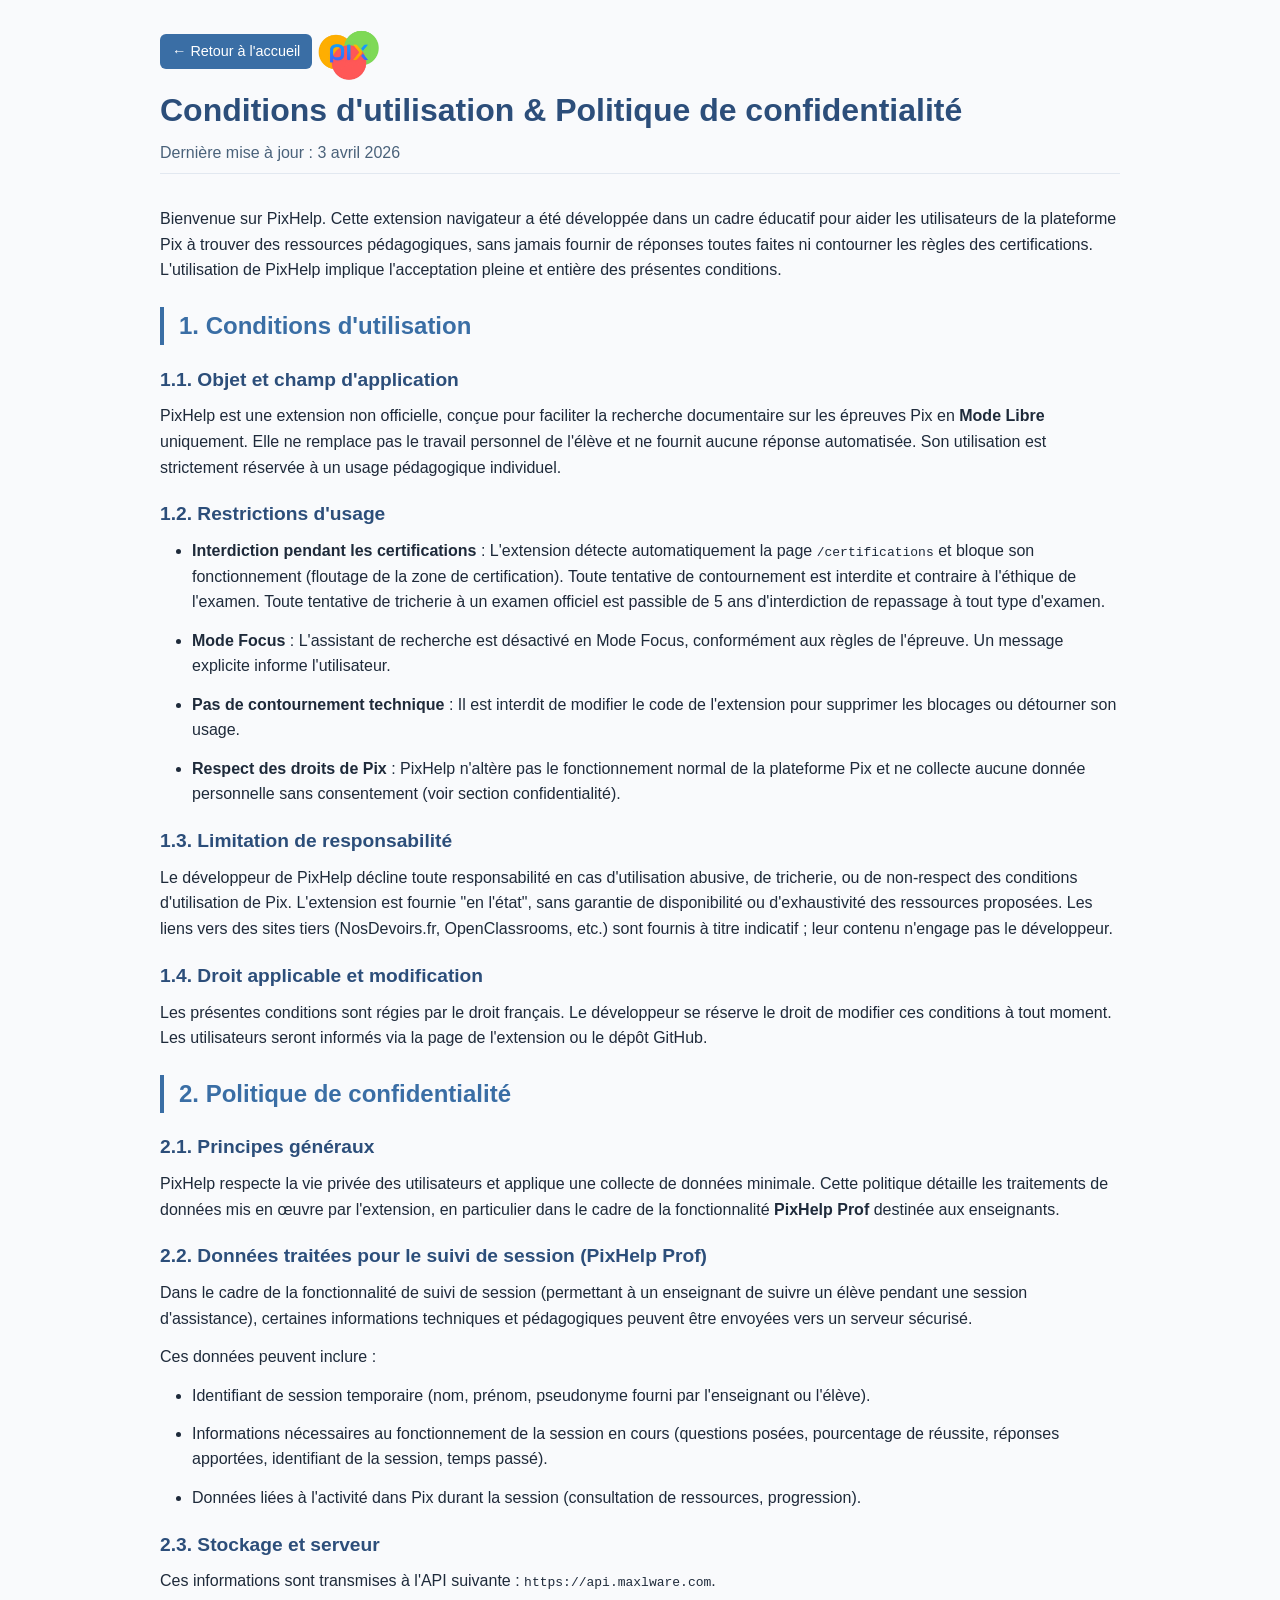
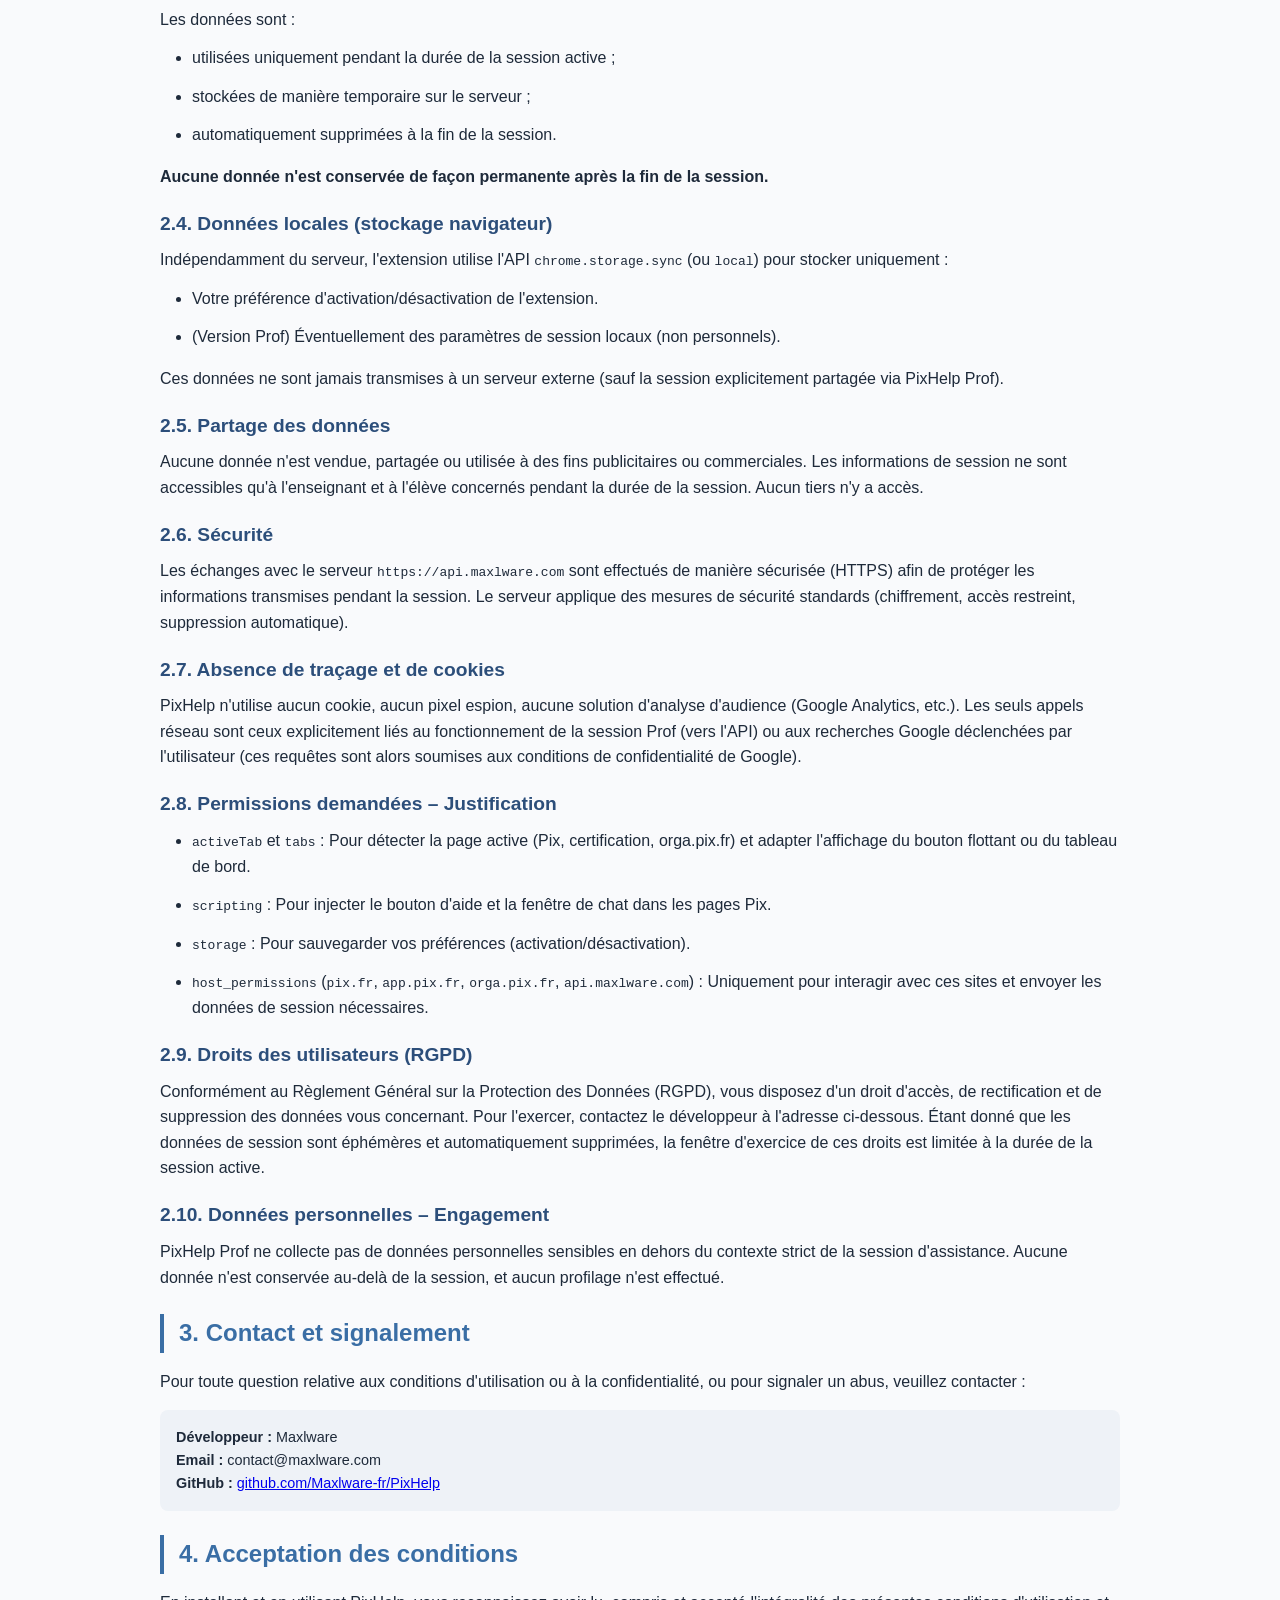
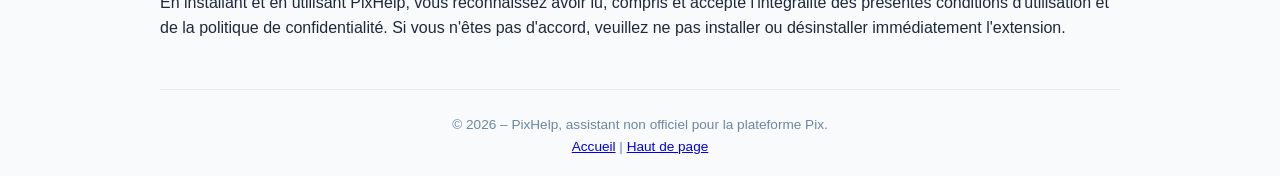
<file: Website/src/terms.html>
<!DOCTYPE html>
<html lang="fr">
<head>
    <meta charset="UTF-8">
    <meta name="viewport" content="width=device-width, initial-scale=1.0">
    <title>PixHelp – Conditions d'utilisation et confidentialité</title>
    <link rel="stylesheet" href="assets/style-terms.css">
    <link rel="icon" href="assets/icon.png">
</head>
<body>
    <a href="index.html" class="btn-back">← Retour à l'accueil</a>
    <img class="logo" src="assets/icon.png" alt="PixHelp">
    <h1>Conditions d'utilisation & Politique de confidentialité</h1>
    <div class="sub">Dernière mise à jour : 3 avril 2026</div>

    <p>Bienvenue sur PixHelp. Cette extension navigateur a été développée dans un cadre éducatif pour aider les utilisateurs de la plateforme Pix à trouver des ressources pédagogiques, sans jamais fournir de réponses toutes faites ni contourner les règles des certifications. L'utilisation de PixHelp implique l'acceptation pleine et entière des présentes conditions.</p>

    <h2>1. Conditions d'utilisation</h2>
    
    <h3>1.1. Objet et champ d'application</h3>
    <p>PixHelp est une extension non officielle, conçue pour faciliter la recherche documentaire sur les épreuves Pix en <strong>Mode Libre</strong> uniquement. Elle ne remplace pas le travail personnel de l'élève et ne fournit aucune réponse automatisée. Son utilisation est strictement réservée à un usage pédagogique individuel.</p>

    <h3>1.2. Restrictions d'usage</h3>
    <ul>
        <li><strong>Interdiction pendant les certifications</strong> : L'extension détecte automatiquement la page <code>/certifications</code> et bloque son fonctionnement (floutage de la zone de certification). Toute tentative de contournement est interdite et contraire à l'éthique de l'examen. Toute tentative de tricherie à un examen officiel est passible de 5 ans d'interdiction de repassage à tout type d'examen.</li>
        <li><strong>Mode Focus</strong> : L'assistant de recherche est désactivé en Mode Focus, conformément aux règles de l'épreuve. Un message explicite informe l'utilisateur.</li>
        <li><strong>Pas de contournement technique</strong> : Il est interdit de modifier le code de l'extension pour supprimer les blocages ou détourner son usage.</li>
        <li><strong>Respect des droits de Pix</strong> : PixHelp n'altère pas le fonctionnement normal de la plateforme Pix et ne collecte aucune donnée personnelle sans consentement (voir section confidentialité).</li>
    </ul>

    <h3>1.3. Limitation de responsabilité</h3>
    <p>Le développeur de PixHelp décline toute responsabilité en cas d'utilisation abusive, de tricherie, ou de non-respect des conditions d'utilisation de Pix. L'extension est fournie "en l'état", sans garantie de disponibilité ou d'exhaustivité des ressources proposées. Les liens vers des sites tiers (NosDevoirs.fr, OpenClassrooms, etc.) sont fournis à titre indicatif ; leur contenu n'engage pas le développeur.</p>

    <h3>1.4. Droit applicable et modification</h3>
    <p>Les présentes conditions sont régies par le droit français. Le développeur se réserve le droit de modifier ces conditions à tout moment. Les utilisateurs seront informés via la page de l'extension ou le dépôt GitHub.</p>

    <h2>2. Politique de confidentialité</h2>

    <h3>2.1. Principes généraux</h3>
    <p>PixHelp respecte la vie privée des utilisateurs et applique une collecte de données minimale. Cette politique détaille les traitements de données mis en œuvre par l'extension, en particulier dans le cadre de la fonctionnalité <strong>PixHelp Prof</strong> destinée aux enseignants.</p>

    <h3>2.2. Données traitées pour le suivi de session (PixHelp Prof)</h3>
    <p>Dans le cadre de la fonctionnalité de suivi de session (permettant à un enseignant de suivre un élève pendant une session d'assistance), certaines informations techniques et pédagogiques peuvent être envoyées vers un serveur sécurisé.</p>
    <p>Ces données peuvent inclure :</p>
    <ul>
        <li>Identifiant de session temporaire (nom, prénom, pseudonyme fourni par l'enseignant ou l'élève).</li>
        <li>Informations nécessaires au fonctionnement de la session en cours (questions posées, pourcentage de réussite, réponses apportées, identifiant de la session, temps passé).</li>
        <li>Données liées à l'activité dans Pix durant la session (consultation de ressources, progression).</li>
    </ul>

    <h3>2.3. Stockage et serveur</h3>
    <p>Ces informations sont transmises à l'API suivante : <code>https://api.maxlware.com</code>.</p>
    <p>Les données sont :</p>
    <ul>
        <li>utilisées uniquement pendant la durée de la session active ;</li>
        <li>stockées de manière temporaire sur le serveur ;</li>
        <li>automatiquement supprimées à la fin de la session.</li>
    </ul>
    <p><strong>Aucune donnée n'est conservée de façon permanente après la fin de la session.</strong></p>

    <h3>2.4. Données locales (stockage navigateur)</h3>
    <p>Indépendamment du serveur, l'extension utilise l'API <code>chrome.storage.sync</code> (ou <code>local</code>) pour stocker uniquement :</p>
    <ul>
        <li>Votre préférence d'activation/désactivation de l'extension.</li>
        <li>(Version Prof) Éventuellement des paramètres de session locaux (non personnels).</li>
    </ul>
    <p>Ces données ne sont jamais transmises à un serveur externe (sauf la session explicitement partagée via PixHelp Prof).</p>

    <h3>2.5. Partage des données</h3>
    <p>Aucune donnée n'est vendue, partagée ou utilisée à des fins publicitaires ou commerciales. Les informations de session ne sont accessibles qu'à l'enseignant et à l'élève concernés pendant la durée de la session. Aucun tiers n'y a accès.</p>

    <h3>2.6. Sécurité</h3>
    <p>Les échanges avec le serveur <code>https://api.maxlware.com</code> sont effectués de manière sécurisée (HTTPS) afin de protéger les informations transmises pendant la session. Le serveur applique des mesures de sécurité standards (chiffrement, accès restreint, suppression automatique).</p>

    <h3>2.7. Absence de traçage et de cookies</h3>
    <p>PixHelp n'utilise aucun cookie, aucun pixel espion, aucune solution d'analyse d'audience (Google Analytics, etc.). Les seuls appels réseau sont ceux explicitement liés au fonctionnement de la session Prof (vers l'API) ou aux recherches Google déclenchées par l'utilisateur (ces requêtes sont alors soumises aux conditions de confidentialité de Google).</p>

    <h3>2.8. Permissions demandées – Justification</h3>
    <ul>
        <li><code>activeTab</code> et <code>tabs</code> : Pour détecter la page active (Pix, certification, orga.pix.fr) et adapter l'affichage du bouton flottant ou du tableau de bord.</li>
        <li><code>scripting</code> : Pour injecter le bouton d'aide et la fenêtre de chat dans les pages Pix.</li>
        <li><code>storage</code> : Pour sauvegarder vos préférences (activation/désactivation).</li>
        <li><code>host_permissions</code> (<code>pix.fr</code>, <code>app.pix.fr</code>, <code>orga.pix.fr</code>, <code>api.maxlware.com</code>) : Uniquement pour interagir avec ces sites et envoyer les données de session nécessaires.</li>
    </ul>

    <h3>2.9. Droits des utilisateurs (RGPD)</h3>
    <p>Conformément au Règlement Général sur la Protection des Données (RGPD), vous disposez d'un droit d'accès, de rectification et de suppression des données vous concernant. Pour l'exercer, contactez le développeur à l'adresse ci-dessous. Étant donné que les données de session sont éphémères et automatiquement supprimées, la fenêtre d'exercice de ces droits est limitée à la durée de la session active.</p>

    <h3>2.10. Données personnelles – Engagement</h3>
    <p>PixHelp Prof ne collecte pas de données personnelles sensibles en dehors du contexte strict de la session d'assistance. Aucune donnée n'est conservée au-delà de la session, et aucun profilage n'est effectué.</p>

    <h2>3. Contact et signalement</h2>
    <p>Pour toute question relative aux conditions d'utilisation ou à la confidentialité, ou pour signaler un abus, veuillez contacter :</p>
    <div class="legal-box">
        <strong>Développeur :</strong> Maxlware<br>
        <strong>Email :</strong> contact@maxlware.com<br>
        <strong>GitHub :</strong> <a href="https://github.com/Maxlware-fr/PixHelp" target="_blank">github.com/Maxlware-fr/PixHelp</a>
    </div>

    <h2>4. Acceptation des conditions</h2>
    <p>En installant et en utilisant PixHelp, vous reconnaissez avoir lu, compris et accepté l'intégralité des présentes conditions d'utilisation et de la politique de confidentialité. Si vous n'êtes pas d'accord, veuillez ne pas installer ou désinstaller immédiatement l'extension.</p>

    <footer>
        © 2026 – PixHelp, assistant non officiel pour la plateforme Pix.<br>
        <a href="index.html">Accueil</a> | <a href="#">Haut de page</a>
    </footer>
</body>
</html>
</file>
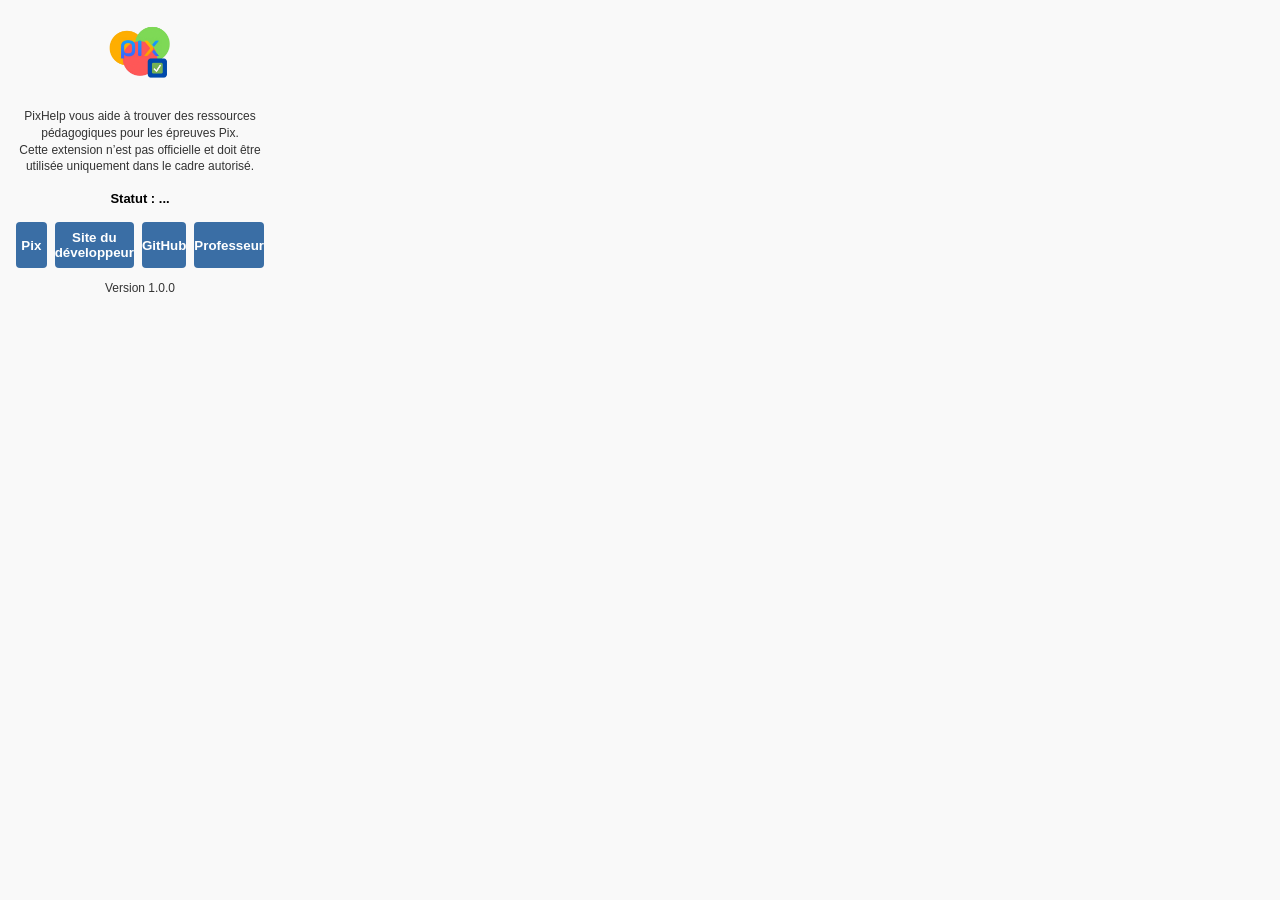
<file: Eleve/src/popup/popup.html>
<!DOCTYPE html>
<html>
<head>
  <meta charset="UTF-8">
  <link rel="stylesheet" href="popup.css">
</head>
<body>
  <div class="popup-container">
    <img id="logo" src="../icons/icon_active.png" alt="Logo" class="rotate-animation">
    <p class="description">
      PixHelp vous aide à trouver des ressources pédagogiques pour les épreuves Pix.<br>
      Cette extension n’est pas officielle et doit être utilisée uniquement dans le cadre autorisé.
    </p>
    <p id="status">Statut : <span id="active-status">...</span></p>
    <div class="buttons">
      <button id="btn-pix">Pix</button>
      <button id="btn-dev">Site du développeur</button>
      <button id="btn-github">GitHub</button>
      <button id="btn-prof">Professeur</button>
    </div>
    <p class="version">Version 1.0.0</p>
  </div>
  <script src="popup.js"></script>
</body>
</html>
</file>
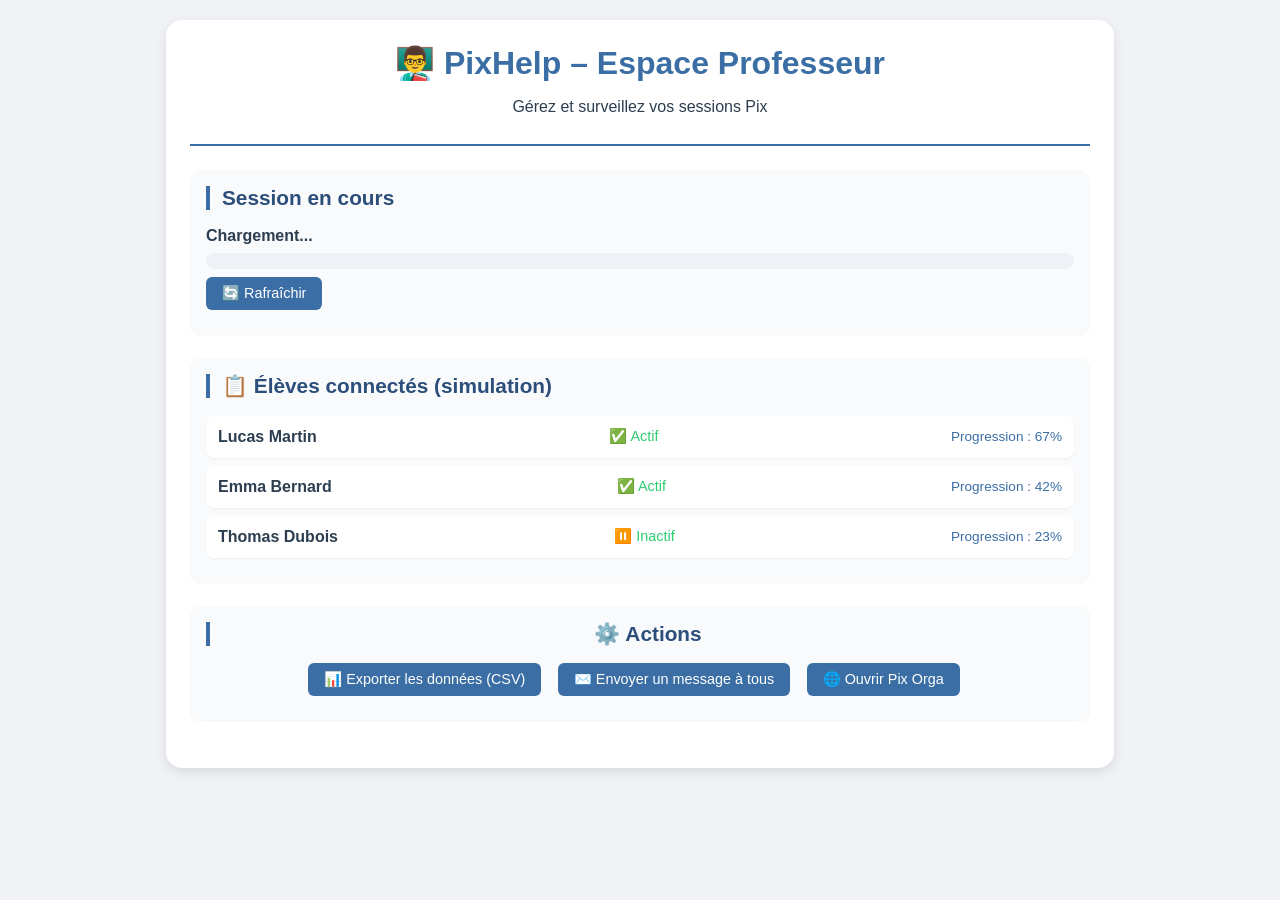
<file: Prof/src/dashboard/dashboard.html>
<!DOCTYPE html>
<html lang="fr">
<head>
    <meta charset="UTF-8">
    <meta name="viewport" content="width=device-width, initial-scale=1.0">
    <title>PixHelp – Tableau de bord professeur</title>
    <link rel="stylesheet" href="dashboard.css">
</head>
<body>
    <div class="container">
        <header>
            <h1>👨‍🏫 PixHelp – Espace Professeur</h1>
            <p>Gérez et surveillez vos sessions Pix</p>
        </header>

        <div class="session-info">
            <h2>Session en cours</h2>
            <div id="session-status">Chargement...</div>
            <div id="session-details"></div>
            <button id="refresh-session" class="btn">🔄 Rafraîchir</button>
        </div>

        <div class="students-list">
            <h2>📋 Élèves connectés (simulation)</h2>
            <div id="students-container">
                <div class="student-card">
                    <span class="student-name">Lucas Martin</span>
                    <span class="student-status">✅ Actif</span>
                    <span class="student-progress">Progression : 67%</span>
                </div>
                <div class="student-card">
                    <span class="student-name">Emma Bernard</span>
                    <span class="student-status">✅ Actif</span>
                    <span class="student-progress">Progression : 42%</span>
                </div>
                <div class="student-card">
                    <span class="student-name">Thomas Dubois</span>
                    <span class="student-status">⏸️ Inactif</span>
                    <span class="student-progress">Progression : 23%</span>
                </div>
            </div>
        </div>

        <div class="actions">
            <h2>⚙️ Actions</h2>
            <button id="export-data" class="btn">📊 Exporter les données (CSV)</button>
            <button id="send-message" class="btn">✉️ Envoyer un message à tous</button>
            <button id="open-pix" class="btn">🌐 Ouvrir Pix Orga</button>
        </div>
    </div>
    <script src="dashboard.js"></script>
</body>
</html>
</file>
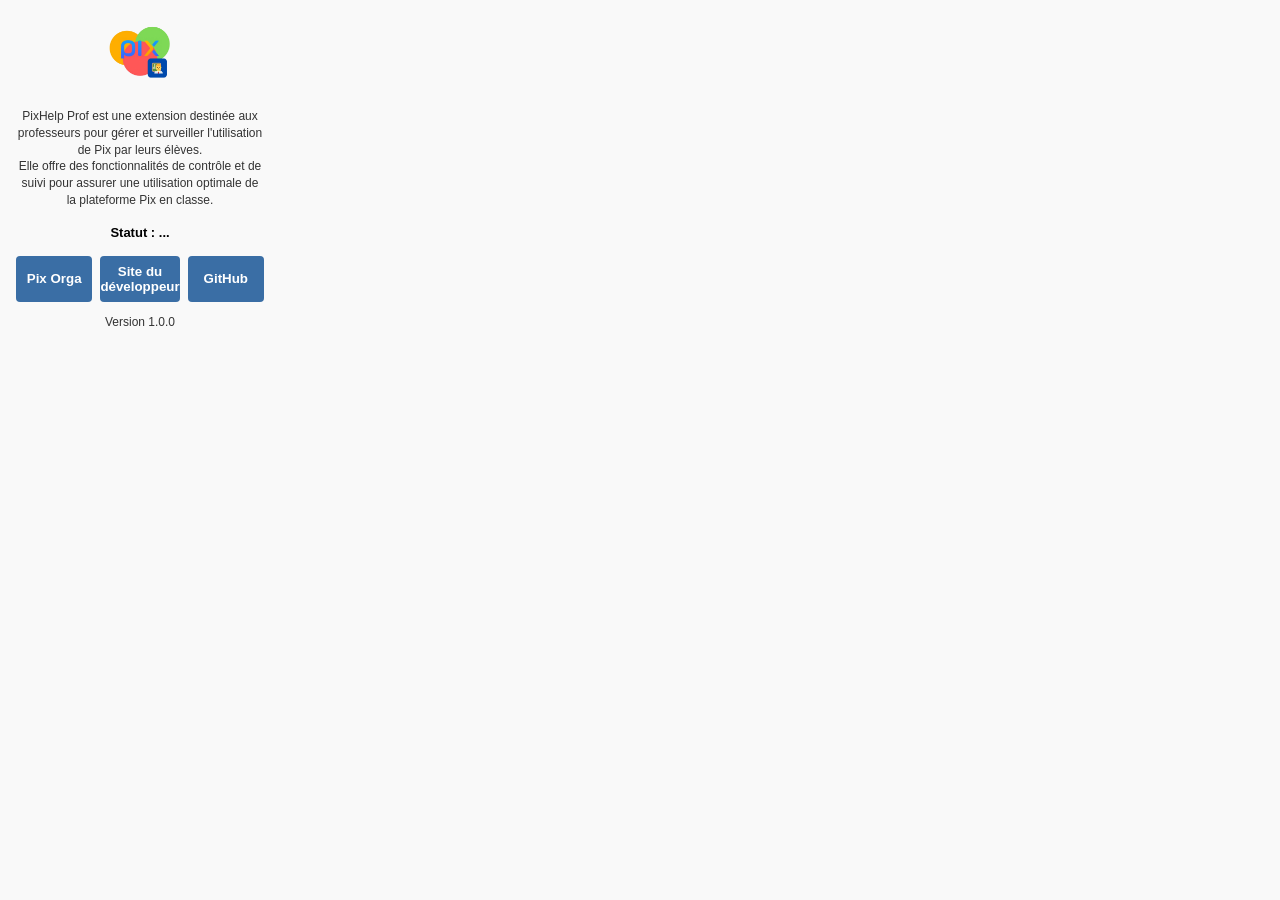
<file: Prof/src/popup/popup.html>
<!DOCTYPE html>
<html>
<head>
  <meta charset="UTF-8">
  <link rel="stylesheet" href="popup.css">
</head>
<body>
  <div class="popup-container">
    <img id="logo" src="icons/icon_prof.png" alt="Logo" class="rotate-animation">
    <p class="description">
      PixHelp Prof est une extension destinée aux professeurs pour gérer et surveiller l'utilisation de Pix par leurs élèves.<br>
      Elle offre des fonctionnalités de contrôle et de suivi pour assurer une utilisation optimale de la plateforme Pix en classe.
    </p>
    <p id="status">Statut : <span id="active-status">...</span></p>
    <div class="buttons">
      <button id="btn-pix">Pix Orga</button>
      <button id="btn-prof" style="display: none;">👨‍🏫 Tableau de bord prof</button>
      <button id="btn-dev">Site du développeur</button>
      <button id="btn-github">GitHub</button>
    </div>
    <p class="version">Version 1.0.0</p>
  </div>
  <script src="popup.js"></script>
</body>
</html>
</file>
<file: Website/src/assets/style.css>
*, *::before, *::after { box-sizing: border-box; margin: 0; padding: 0; }

        :root {
            --hero-bg:    #0d2b45;
            --accent:     #2d9cdb;
            --accent-glow:#5bbef5;
            --accent-soft:#e8f5ff;
            --text-dark:  #0e1e2e;
            --text-muted: #536b84;
            --border:     #dde8f0;
            --surface:    #ffffff;
            --bg-light:   #f4f8fc;
            --dark-sec:   #0e1e2e;
            --radius:     18px;
        }

        html { scroll-behavior: smooth; }
        body {
            font-family: 'Instrument Sans', sans-serif;
            color: var(--text-dark);
            background: var(--surface);
            overflow-x: hidden;
            line-height: 1.6;
        }

        nav {
            position: fixed;
            top: 0; left: 0; right: 0;
            z-index: 200;
            height: 64px;
            display: flex;
            align-items: center;
            justify-content: space-between;
            padding: 0 48px;
            transition: background 0.3s, border-color 0.3s;
        }
        nav.scrolled {
            background: rgba(13, 30, 46, 0.82);
            backdrop-filter: blur(18px);
            border-bottom: 1px solid rgba(255,255,255,0.08);
        }
        .nav-brand {
            display: flex; align-items: center; gap: 10px;
            font-family: 'Cabinet Grotesk', sans-serif;
            font-weight: 800; font-size: 1.15rem;
            color: white; text-decoration: none;
        }
        .nav-brand img { width: 32px; border-radius: 8px; }
        .nav-links { display: flex; align-items: center; gap: 6px; }
        .nav-links a {
            color: rgba(255,255,255,0.65);
            text-decoration: none; font-size: 0.9rem; font-weight: 500;
            padding: 7px 16px; border-radius: 100px;
            transition: background 0.2s, color 0.2s;
        }
        .nav-links a:hover { color: white; background: rgba(255,255,255,0.1); }
        .nav-dl {
            background: var(--accent) !important;
            color: white !important;
            font-weight: 600 !important;
            display: flex; align-items: center; gap: 7px;
        }
        .nav-dl:hover { background: #1a88c9 !important; }

        .hero {
            min-height: 100vh;
            background: var(--hero-bg);
            background-image:
                radial-gradient(ellipse 90% 70% at 50% -20%, #0f4d78 0%, transparent 65%),
                radial-gradient(ellipse 50% 50% at 80% 110%, #082a42 0%, transparent 60%);
            display: flex; flex-direction: column;
            align-items: center; justify-content: center;
            text-align: center;
            padding: 120px 40px 0;
            position: relative;
            overflow: hidden;
        }
        .hero-grid {
            position: absolute; inset: 0;
            background-image:
                linear-gradient(rgba(255,255,255,0.03) 1px, transparent 1px),
                linear-gradient(90deg, rgba(255,255,255,0.03) 1px, transparent 1px);
            background-size: 48px 48px;
        }
        .hero-content { position: relative; z-index: 1; max-width: 760px; }
        .hero-icon {
            width: 88px; height: 88px;
            border-radius: 22px;
            background: linear-gradient(135deg, #1a88c9, #2d9cdb);
            display: flex; align-items: center; justify-content: center;
            margin: 0 auto 32px;
            box-shadow: 0 20px 60px rgba(45,156,219,0.4), 0 0 0 1px rgba(255,255,255,0.1);
        }
        .hero-icon img { width: 64px; height: 64px; border-radius: 14px; }
        .hero h1 {
            font-family: 'Cabinet Grotesk', sans-serif;
            font-size: clamp(2.8rem, 7vw, 5rem);
            font-weight: 900;
            color: white;
            line-height: 1.05;
            letter-spacing: -0.03em;
            margin-bottom: 24px;
        }
        .hero h1 em { font-style: normal; color: var(--accent-glow); }
        .hero p {
            font-size: 1.15rem;
            color: rgba(255,255,255,0.5);
            max-width: 520px;
            margin: 0 auto 40px;
            line-height: 1.7;
        }
        .hero-btns {
            display: flex; gap: 14px; justify-content: center; flex-wrap: wrap;
            margin-bottom: 80px;
        }
        .btn {
            display: inline-flex; align-items: center; gap: 8px;
            padding: 14px 28px; border-radius: 100px;
            font-family: 'Instrument Sans', sans-serif;
            font-size: 0.95rem; font-weight: 600;
            text-decoration: none; cursor: pointer;
            transition: transform 0.2s, box-shadow 0.2s, background 0.2s;
            border: none;
        }
        .btn:hover { transform: translateY(-2px); }
        .btn-primary {
            background: var(--accent);
            color: white;
            box-shadow: 0 4px 20px rgba(45,156,219,0.4);
        }
        .btn-primary:hover { background: #1a88c9; box-shadow: 0 8px 28px rgba(45,156,219,0.5); }
        .btn-outline {
            background: rgba(255,255,255,0.08);
            color: rgba(255,255,255,0.85);
            border: 1px solid rgba(255,255,255,0.15);
            backdrop-filter: blur(6px);
        }
        .btn-outline:hover { background: rgba(255,255,255,0.15); }
        .btn-solid { background: var(--accent); color: white; box-shadow: 0 4px 16px rgba(45,156,219,0.35); }
        .btn-solid:hover { background: #1a88c9; }
        .btn-dark-pill { background: var(--dark-sec); color: white; }
        .btn-dark-pill:hover { background: #1a2e42; }
        .btn-ghost-pill { background: white; color: var(--text-dark); border: 1.5px solid var(--border); }
        .btn-ghost-pill:hover { border-color: var(--accent); color: var(--accent); }

        .hero-mockup {
            position: relative; z-index: 1;
            width: 100%; max-width: 700px;
            margin: 0 auto;
        }
        .browser-window {
            background: #1a2e42;
            border-radius: 20px 20px 0 0;
            border: 1px solid rgba(255,255,255,0.08);
            border-bottom: none;
            box-shadow: 0 -20px 80px rgba(0,0,0,0.4);
            overflow: hidden;
        }
        .browser-bar {
            background: #162436;
            padding: 12px 18px;
            display: flex; align-items: center; gap: 8px;
        }
        .b-dot { width: 11px; height: 11px; border-radius: 50%; }
        .b-dot:nth-child(1) { background: #ff5f57; }
        .b-dot:nth-child(2) { background: #ffbc2e; }
        .b-dot:nth-child(3) { background: #28c840; }
        .browser-url {
            flex: 1; margin-left: 12px;
            background: rgba(255,255,255,0.05);
            border-radius: 8px; padding: 6px 14px;
            font-size: 0.78rem; color: rgba(255,255,255,0.3);
        }
        .browser-body {
            background: #eef4fa;
            min-height: 200px;
            display: flex; align-items: center; justify-content: center;
            padding: 32px;
        }
        .browser-body img {
            max-height: 160px; border-radius: 12px;
            box-shadow: 0 8px 32px rgba(0,0,0,0.12);
        }

        .section { padding: 100px 48px; }
        .section-inner { max-width: 1100px; margin: 0 auto; }
        .eyebrow {
            display: inline-block;
            font-size: 0.78rem; font-weight: 700;
            letter-spacing: 0.1em; text-transform: uppercase;
            color: var(--accent); margin-bottom: 16px;
        }
        .section-title {
            font-family: 'Cabinet Grotesk', sans-serif;
            font-size: clamp(2rem, 4vw, 2.8rem);
            font-weight: 900;
            color: var(--text-dark);
            letter-spacing: -0.025em;
            line-height: 1.12;
            margin-bottom: 16px;
        }
        .section-sub {
            color: var(--text-muted);
            font-size: 1.05rem;
            max-width: 560px;
            line-height: 1.7;
        }
        .section-header { margin-bottom: 60px; }
        .section-header.center { text-align: center; }
        .section-header.center .section-sub { margin: 0 auto; }

        .features-section { background: var(--bg-light); }
        .features-grid {
            display: grid;
            grid-template-columns: repeat(3, 1fr);
            gap: 20px;
        }
        .feat-card {
            background: white;
            border-radius: var(--radius);
            border: 1px solid var(--border);
            overflow: hidden;
            transition: transform 0.25s, box-shadow 0.25s;
        }
        .feat-card:hover { transform: translateY(-5px); box-shadow: 0 16px 48px rgba(14,30,46,0.1); }
        .feat-card-preview {
            background: var(--bg-light);
            min-height: 160px;
            display: flex; align-items: center; justify-content: center;
            padding: 24px;
            border-bottom: 1px solid var(--border);
        }
        .ui-preview {
            width: 100%; background: white;
            border-radius: 12px;
            box-shadow: 0 4px 20px rgba(0,0,0,0.08);
            padding: 14px 16px;
        }
        .ui-label { font-size: 0.65rem; font-weight: 700; text-transform: uppercase; letter-spacing: 0.08em; color: var(--text-muted); margin-bottom: 10px; }
        .ui-q { color: var(--text-dark); font-weight: 500; font-size: 0.82rem; margin-bottom: 8px; }
        .ui-choices { display: flex; flex-direction: column; gap: 6px; }
        .ui-choice { padding: 7px 12px; border-radius: 8px; font-size: 0.78rem; font-weight: 500; background: var(--bg-light); color: var(--text-muted); border: 1.5px solid var(--border); }
        .ui-choice.correct { background: #e6f9ee; color: #1a8a45; border-color: #a8e8c0; }
        .ui-toggle { display: flex; justify-content: space-between; align-items: center; margin-bottom: 10px; }
        .ui-toggle span { font-weight: 600; color: var(--text-dark); font-size: 0.82rem; }
        .toggle-pill { width: 38px; height: 21px; border-radius: 100px; background: var(--accent); position: relative; }
        .toggle-pill::after { content: ''; position: absolute; top: 3px; right: 3px; width: 15px; height: 15px; border-radius: 50%; background: white; }
        .ui-opt { background: #f0f6ff; border-radius: 8px; padding: 8px 12px; font-size: 0.75rem; margin-top: 6px; display: flex; align-items: center; gap: 6px; }
        .ui-opt.active { color: #2d9cdb; font-weight: 600; }
        .ui-badge { display: inline-block; background: #ffe4e4; color: #c0392b; font-size: 0.7rem; font-weight: 700; padding: 3px 10px; border-radius: 100px; }
        .ui-blur-box { background: var(--bg-light); border-radius: 10px; padding: 12px 14px; border: 2px dashed #f0a0a0; margin-top: 10px; }
        .ui-blur-text { filter: blur(4px); color: var(--text-dark); font-size: 0.82rem; user-select: none; }
        .ui-warn { font-size: 0.72rem; color: #c0392b; font-weight: 600; margin-top: 6px; }

        .feat-card-body { padding: 24px; }
        .feat-card-body h3 { font-family: 'Cabinet Grotesk', sans-serif; font-size: 1.1rem; font-weight: 800; color: var(--text-dark); margin-bottom: 8px; }
        .feat-card-body p { font-size: 0.88rem; color: var(--text-muted); line-height: 1.65; }

        .privacy-section { background: var(--dark-sec); padding: 100px 48px; }
        .privacy-inner { max-width: 1100px; margin: 0 auto; }
        .privacy-inner .section-title { color: white; }
        .privacy-inner .section-sub { color: rgba(255,255,255,0.42); max-width: 680px; margin: 0 auto 0; }
        .privacy-inner .eyebrow { color: var(--accent-glow); }
        .privacy-hl { color: var(--accent-glow); font-weight: 600; }
        .privacy-grid {
            display: grid; grid-template-columns: repeat(4, 1fr);
            gap: 24px; margin-top: 60px;
        }
        .p-item { text-align: center; }
        .p-ico {
            width: 56px; height: 56px; border-radius: 16px;
            display: flex; align-items: center; justify-content: center;
            font-size: 1.5rem; margin: 0 auto 18px;
        }
        .ico-b { background: rgba(45,156,219,0.15); }
        .ico-g { background: rgba(39,174,96,0.15); }
        .ico-p { background: rgba(155,89,182,0.15); }
        .ico-o { background: rgba(230,126,34,0.15); }
        .p-item h4 { font-family: 'Cabinet Grotesk', sans-serif; font-size: 0.95rem; font-weight: 800; color: white; margin-bottom: 10px; }
        .p-item p { font-size: 0.83rem; color: rgba(255,255,255,0.38); line-height: 1.65; }
        .big-claim {
            text-align: center; margin-top: 80px; padding-top: 60px;
            border-top: 1px solid rgba(255,255,255,0.07);
        }
        .big-claim h2 { font-family: 'Cabinet Grotesk', sans-serif; font-size: clamp(1.8rem, 4vw, 3rem); font-weight: 900; color: white; letter-spacing: -0.02em; margin-bottom: 14px; }
        .big-claim p { color: rgba(255,255,255,0.38); font-size: 0.95rem; max-width: 520px; margin: 0 auto; }

        .install-section { background: var(--bg-light); padding: 100px 48px; }
        .install-inner { max-width: 1100px; margin: 0 auto; }
        .steps-row {
            display: grid; grid-template-columns: repeat(4, 1fr);
            gap: 0; margin-top: 60px; position: relative;
        }
        .steps-line {
            position: absolute; top: 27px;
            left: calc(12.5% + 14px); right: calc(12.5% + 14px);
            height: 2px;
            background: linear-gradient(90deg, var(--border), var(--accent), var(--border));
        }
        .step { text-align: center; padding: 0 16px; position: relative; }
        .step-num {
            width: 54px; height: 54px; border-radius: 50%;
            background: white; border: 2px solid var(--accent);
            color: var(--accent);
            font-family: 'Cabinet Grotesk', sans-serif;
            font-size: 1.2rem; font-weight: 900;
            display: flex; align-items: center; justify-content: center;
            margin: 0 auto 20px; position: relative; z-index: 1;
            box-shadow: 0 4px 16px rgba(45,156,219,0.2);
        }
        .step h4 { font-family: 'Cabinet Grotesk', sans-serif; font-size: 0.95rem; font-weight: 800; color: var(--text-dark); margin-bottom: 8px; }
        .step p { font-size: 0.82rem; color: var(--text-muted); line-height: 1.6; }
        .step code { background: var(--accent-soft); color: var(--accent); padding: 1px 7px; border-radius: 5px; font-size: 0.78rem; }
        .browsers-row { display: flex; gap: 16px; flex-wrap: wrap; margin-top: 56px; }
        .browser-pill {
            flex: 1; min-width: 160px; background: white;
            border: 1px solid var(--border); border-radius: 14px;
            padding: 20px 24px; display: flex; align-items: center; gap: 14px;
            transition: border-color 0.2s, box-shadow 0.2s;
        }
        .browser-pill:hover { border-color: var(--accent); box-shadow: 0 4px 20px rgba(45,156,219,0.1); }
        .browser-pill .em { font-size: 1.7rem; }
        .browser-pill strong { display: block; font-size: 0.9rem; color: var(--text-dark); }
        .browser-pill span { font-size: 0.77rem; color: var(--text-muted); }
        .install-ctas { margin-top: 48px; display: flex; gap: 14px; flex-wrap: wrap; }

        .faq-section { padding: 100px 48px; }
        .faq-inner { max-width: 740px; margin: 0 auto; }
        .faq-list { display: flex; flex-direction: column; gap: 10px; margin-top: 50px; }
        .faq-item { background: var(--bg-light); border-radius: 14px; overflow: hidden; border: 1px solid var(--border); }
        .faq-q { padding: 20px 26px; font-weight: 600; color: var(--text-dark); cursor: pointer; display: flex; justify-content: space-between; align-items: center; gap: 12px; font-size: 0.95rem; transition: background 0.18s; }
        .faq-q:hover { background: #eaf3fb; }
        .faq-arr { transition: transform 0.25s; font-size: 0.9rem; color: var(--text-muted); }
        .faq-item.open .faq-arr { transform: rotate(180deg); }
        .faq-a { max-height: 0; overflow: hidden; transition: max-height 0.3s ease; }
        .faq-item.open .faq-a { max-height: 200px; }
        .faq-a-inner { padding: 0 26px 20px; color: var(--text-muted); font-size: 0.88rem; line-height: 1.7; border-top: 1px solid var(--border); }

        .cta-section { padding: 0 48px 100px; }
        .cta-box {
            max-width: 1100px; margin: 0 auto;
            background: var(--bg-light); border: 1px solid var(--border);
            border-radius: 24px; padding: 70px 60px; text-align: center;
        }
        .cta-box .section-title em { font-style: normal; color: var(--accent); }
        .cta-box p { color: var(--text-muted); font-size: 1rem; margin: 12px auto 32px; max-width: 480px; }
        .disclaimer-pill {
            margin-top: 28px; display: inline-flex; align-items: center; gap: 8px;
            background: #fff8e8; border: 1px solid #f4d08a; color: #8a6400;
            font-size: 0.8rem; font-weight: 500; padding: 8px 18px; border-radius: 100px;
        }

        footer { background: white; border-top: 1px solid var(--border); padding: 56px 48px 32px; }
        .footer-inner {
            max-width: 1100px; margin: 0 auto;
            display: grid; grid-template-columns: 1.6fr 1fr 1fr 1fr;
            gap: 40px; padding-bottom: 40px; border-bottom: 1px solid var(--border);
        }
        .f-brand-name { font-family: 'Cabinet Grotesk', sans-serif; font-size: 1.2rem; font-weight: 900; color: var(--text-dark); display: flex; align-items: center; gap: 8px; margin-bottom: 12px; }
        .f-brand-name img { width: 28px; border-radius: 7px; }
        .f-desc { font-size: 0.85rem; color: var(--text-muted); line-height: 1.65; max-width: 240px; }
        .f-col h5 { font-size: 0.75rem; font-weight: 700; letter-spacing: 0.08em; text-transform: uppercase; color: var(--text-muted); margin-bottom: 14px; }
        .f-col a { display: block; color: var(--text-dark); text-decoration: none; font-size: 0.88rem; padding: 4px 0; transition: color 0.18s; }
        .f-col a:hover { color: var(--accent); }
        .footer-bottom { max-width: 1100px; margin: 24px auto 0; display: flex; justify-content: space-between; align-items: center; flex-wrap: wrap; gap: 10px; }
        .footer-bottom p { font-size: 0.8rem; color: var(--text-muted); }
        .badge-noff { font-size: 0.75rem; color: var(--text-muted); background: var(--bg-light); border: 1px solid var(--border); padding: 5px 14px; border-radius: 100px; }

        @keyframes fadeUp { from { opacity: 0; transform: translateY(28px); } to { opacity: 1; transform: translateY(0); } }
        .hero-content > * { animation: fadeUp 0.75s ease both; }
        .hero-content > *:nth-child(1) { animation-delay: 0.1s; }
        .hero-content > *:nth-child(2) { animation-delay: 0.2s; }
        .hero-content > *:nth-child(3) { animation-delay: 0.3s; }
        .hero-content > *:nth-child(4) { animation-delay: 0.42s; }
        .hero-mockup { animation: fadeUp 0.8s 0.55s ease both; }

        @media (max-width: 900px) {
            nav { padding: 0 24px; }
            .nav-links a:not(.nav-dl) { display: none; }
            .section, .faq-section, .cta-section, .install-section, .privacy-section { padding: 70px 24px; }
            .features-grid { grid-template-columns: 1fr; }
            .privacy-grid { grid-template-columns: repeat(2, 1fr); }
            .steps-row { grid-template-columns: 1fr 1fr; gap: 40px; }
            .steps-line { display: none; }
            .footer-inner { grid-template-columns: 1fr 1fr; gap: 32px; }
            .cta-box { padding: 50px 28px; }
            footer { padding: 40px 24px 24px; }
            .hero { padding: 100px 24px 0; }
        }
        @media (max-width: 560px) {
            .privacy-grid, .steps-row, .footer-inner { grid-template-columns: 1fr; }
        }
</file>
<file: Website/src/assets/style-prof.css>
*, *::before, *::after { box-sizing: border-box; margin: 0; padding: 0; }

        :root {
            --hero-bg:    #0b2218;
            --accent:     #1daa6b;
            --accent-glow:#3dd68c;
            --accent-soft:#e6f9f0;
            --accent-mid: #0f8a55;
            --text-dark:  #0c1f14;
            --text-muted: #4d7060;
            --border:     #d4e8db;
            --surface:    #ffffff;
            --bg-light:   #f3f9f5;
            --dark-sec:   #0c1f14;
            --radius:     18px;
            --ff-orange:  #ff6611;
        }

        html { scroll-behavior: smooth; }
        body {
            font-family: 'Instrument Sans', sans-serif;
            color: var(--text-dark);
            background: var(--surface);
            overflow-x: hidden;
            line-height: 1.6;
        }

        nav {
            position: fixed; top: 0; left: 0; right: 0; z-index: 200;
            height: 64px; display: flex; align-items: center;
            justify-content: space-between; padding: 0 48px;
            transition: background 0.3s, border-color 0.3s;
        }
        nav.scrolled {
            background: rgba(11, 34, 24, 0.85);
            backdrop-filter: blur(18px);
            border-bottom: 1px solid rgba(255,255,255,0.07);
        }
        .nav-brand {
            display: flex; align-items: center; gap: 10px;
            font-family: 'Cabinet Grotesk', sans-serif;
            font-weight: 800; font-size: 1.1rem;
            color: white; text-decoration: none;
        }
        .nav-brand img { width: 30px; border-radius: 8px; }
        .nav-badge {
            background: rgba(29,170,107,0.25);
            color: var(--accent-glow);
            font-size: 0.68rem; font-weight: 700;
            letter-spacing: 0.06em; text-transform: uppercase;
            padding: 3px 9px; border-radius: 100px;
            border: 1px solid rgba(61,214,140,0.3);
        }
        .nav-links { display: flex; align-items: center; gap: 6px; }
        .nav-links a {
            color: rgba(255,255,255,0.6);
            text-decoration: none; font-size: 0.9rem; font-weight: 500;
            padding: 7px 16px; border-radius: 100px;
            transition: background 0.2s, color 0.2s;
        }
        .nav-links a:hover { color: white; background: rgba(255,255,255,0.08); }
        .nav-dl {
            background: var(--accent) !important;
            color: white !important; font-weight: 600 !important;
        }
        .nav-dl:hover { background: var(--accent-mid) !important; }

        .hero {
            min-height: 100vh;
            background: var(--hero-bg);
            background-image:
                radial-gradient(ellipse 90% 70% at 50% -15%, #0f5c35 0%, transparent 65%),
                radial-gradient(ellipse 45% 45% at 85% 105%, #061a0e 0%, transparent 55%);
            display: flex; flex-direction: column;
            align-items: center; justify-content: center;
            text-align: center; padding: 120px 40px 0;
            position: relative; overflow: hidden;
        }
        .hero-grid {
            position: absolute; inset: 0;
            background-image:
                linear-gradient(rgba(255,255,255,0.025) 1px, transparent 1px),
                linear-gradient(90deg, rgba(255,255,255,0.025) 1px, transparent 1px);
            background-size: 48px 48px;
        }
        .hero-content { position: relative; z-index: 1; max-width: 780px; }

        .hero-pill {
            display: inline-flex; align-items: center; gap: 10px;
            background: rgba(255,255,255,0.06);
            border: 1px solid rgba(61,214,140,0.2);
            color: rgba(255,255,255,0.65);
            font-size: 0.82rem; font-weight: 500;
            padding: 8px 18px; border-radius: 100px;
            margin-bottom: 32px; backdrop-filter: blur(6px);
        }
        .hero-pill .ff-dot {
            background: var(--ff-orange);
            color: white; font-size: 0.7rem; font-weight: 800;
            padding: 2px 8px; border-radius: 100px;
            letter-spacing: 0.04em;
        }

        .hero h1 {
            font-family: 'Cabinet Grotesk', sans-serif;
            font-size: clamp(2.8rem, 7vw, 5rem);
            font-weight: 900; color: white;
            line-height: 1.05; letter-spacing: -0.03em;
            margin-bottom: 24px;
        }
        .hero h1 em { font-style: normal; color: var(--accent-glow); }
        .hero h1 sup {
            font-size: 0.45em; vertical-align: super;
            color: var(--accent-glow); font-weight: 900;
            letter-spacing: 0;
        }
        .hero p {
            font-size: 1.15rem; color: rgba(255,255,255,0.48);
            max-width: 540px; margin: 0 auto 40px; line-height: 1.7;
        }
        .hero-btns { display: flex; gap: 14px; justify-content: center; flex-wrap: wrap; margin-bottom: 80px; }

        .btn {
            display: inline-flex; align-items: center; gap: 8px;
            padding: 14px 28px; border-radius: 100px;
            font-family: 'Instrument Sans', sans-serif;
            font-size: 0.95rem; font-weight: 600;
            text-decoration: none; cursor: pointer;
            transition: transform 0.2s, box-shadow 0.2s, background 0.2s;
            border: none;
        }
        .btn:hover { transform: translateY(-2px); }
        .btn-green { background: var(--accent); color: white; box-shadow: 0 4px 20px rgba(29,170,107,0.4); }
        .btn-green:hover { background: var(--accent-mid); box-shadow: 0 8px 28px rgba(29,170,107,0.5); }
        .btn-outline { background: rgba(255,255,255,0.07); color: rgba(255,255,255,0.82); border: 1px solid rgba(255,255,255,0.14); backdrop-filter: blur(6px); }
        .btn-outline:hover { background: rgba(255,255,255,0.13); }
        .btn-solid { background: var(--accent); color: white; box-shadow: 0 4px 16px rgba(29,170,107,0.35); }
        .btn-solid:hover { background: var(--accent-mid); }
        .btn-dark-pill { background: var(--dark-sec); color: white; }
        .btn-dark-pill:hover { background: #152a1e; }
        .btn-ghost-pill { background: white; color: var(--text-dark); border: 1.5px solid var(--border); }
        .btn-ghost-pill:hover { border-color: var(--accent); color: var(--accent); }

        .hero-mockup { position: relative; z-index: 1; width: 100%; max-width: 720px; margin: 0 auto; }
        .browser-window { background: #162c1e; border-radius: 20px 20px 0 0; border: 1px solid rgba(255,255,255,0.07); border-bottom: none; box-shadow: 0 -20px 80px rgba(0,0,0,0.45); overflow: hidden; }
        .browser-bar { background: #0f2218; padding: 12px 18px; display: flex; align-items: center; gap: 8px; }
        .b-dot { width: 11px; height: 11px; border-radius: 50%; }
        .b-dot:nth-child(1) { background: #ff5f57; }
        .b-dot:nth-child(2) { background: #ffbc2e; }
        .b-dot:nth-child(3) { background: #28c840; }
        .browser-url { flex: 1; margin-left: 12px; background: rgba(255,255,255,0.05); border-radius: 8px; padding: 6px 14px; font-size: 0.78rem; color: rgba(255,255,255,0.28); display: flex; align-items: center; gap: 6px; }
        .ff-tag { background: var(--ff-orange); color: white; font-size: 0.62rem; font-weight: 800; padding: 1px 6px; border-radius: 4px; }
        .browser-body { background: #f0f7f2; min-height: 200px; display: flex; align-items: center; justify-content: center; padding: 32px; }

        .section { padding: 100px 48px; }
        .section-inner { max-width: 1100px; margin: 0 auto; }
        .eyebrow { display: inline-block; font-size: 0.78rem; font-weight: 700; letter-spacing: 0.1em; text-transform: uppercase; color: var(--accent); margin-bottom: 16px; }
        .section-title { font-family: 'Cabinet Grotesk', sans-serif; font-size: clamp(2rem, 4vw, 2.8rem); font-weight: 900; color: var(--text-dark); letter-spacing: -0.025em; line-height: 1.12; margin-bottom: 16px; }
        .section-sub { color: var(--text-muted); font-size: 1.05rem; max-width: 560px; line-height: 1.7; }
        .section-header { margin-bottom: 60px; }
        .section-header.center { text-align: center; }
        .section-header.center .section-sub { margin: 0 auto; }

        .forwho-section { background: var(--bg-light); }
        .forwho-grid { display: grid; grid-template-columns: 1fr 1fr; gap: 24px; margin-top: 50px; }
        .forwho-card {
            background: white; border: 1px solid var(--border); border-radius: var(--radius);
            padding: 32px; display: flex; gap: 20px; align-items: flex-start;
            transition: transform 0.22s, box-shadow 0.22s;
        }
        .forwho-card:hover { transform: translateY(-4px); box-shadow: 0 14px 44px rgba(13,31,20,0.09); }
        .forwho-ico { width: 52px; height: 52px; border-radius: 14px; display: flex; align-items: center; justify-content: center; font-size: 1.5rem; flex-shrink: 0; }
        .ico-teal   { background: rgba(29,170,107,0.12); }
        .ico-blue   { background: rgba(45,130,219,0.12); }
        .ico-amber  { background: rgba(230,160,34,0.12); }
        .ico-purple { background: rgba(138,89,182,0.12); }
        .forwho-card h3 { font-family: 'Cabinet Grotesk', sans-serif; font-size: 1.05rem; font-weight: 800; color: var(--text-dark); margin-bottom: 8px; }
        .forwho-card p { font-size: 0.88rem; color: var(--text-muted); line-height: 1.65; }

        .features-section { background: white; }
        .feat-grid { display: grid; grid-template-columns: repeat(3, 1fr); gap: 20px; }
        .feat-card {
            background: var(--bg-light); border: 1px solid var(--border);
            border-radius: var(--radius); overflow: hidden;
            transition: transform 0.22s, box-shadow 0.22s;
        }
        .feat-card:hover { transform: translateY(-4px); box-shadow: 0 14px 44px rgba(13,31,20,0.09); }
        .feat-preview {
            background: white; min-height: 150px; padding: 22px;
            border-bottom: 1px solid var(--border);
            display: flex; align-items: center; justify-content: center;
        }

        .ui { width: 100%; background: white; border-radius: 12px; box-shadow: 0 3px 16px rgba(0,0,0,0.07); padding: 14px 16px; font-size: 0.8rem; }
        .ui-row { display: flex; align-items: center; justify-content: space-between; margin-bottom: 8px; }
        .ui-label { font-size: 0.62rem; font-weight: 700; text-transform: uppercase; letter-spacing: 0.08em; color: var(--text-muted); margin-bottom: 8px; }
        .ui-tag { background: var(--accent-soft); color: var(--accent-mid); font-size: 0.68rem; font-weight: 700; padding: 2px 8px; border-radius: 100px; border: 1px solid rgba(29,170,107,0.2); }
        .ui-code {
            background: #0c1f14; color: #3dd68c;
            border-radius: 10px; padding: 12px 14px;
            font-family: 'Courier New', monospace; font-size: 1.2rem; font-weight: 700;
            letter-spacing: 0.18em; text-align: center; margin-bottom: 6px;
        }
        .ui-code-sub { text-align: center; font-size: 0.68rem; color: var(--text-muted); }
        .ui-exo { background: var(--bg-light); border-radius: 8px; padding: 10px 12px; font-size: 0.78rem; color: var(--text-dark); line-height: 1.5; margin-bottom: 8px; border-left: 3px solid var(--accent); }
        .ui-analysis { display: flex; flex-direction: column; gap: 5px; }
        .ui-analysis-item { display: flex; align-items: flex-start; gap: 7px; font-size: 0.74rem; color: var(--text-muted); }
        .ui-analysis-item span { color: var(--accent); font-weight: 700; flex-shrink: 0; }
        .ui-suggest { background: rgba(29,170,107,0.08); border: 1px solid rgba(29,170,107,0.2); border-radius: 8px; padding: 8px 10px; font-size: 0.74rem; color: var(--text-dark); line-height: 1.5; margin-bottom: 6px; }
        .ui-suggest::before { content: '💡 '; }
        .ui-prog-bar { background: var(--border); border-radius: 100px; height: 6px; overflow: hidden; margin-top: 4px; }
        .ui-prog-fill { background: linear-gradient(90deg, var(--accent), var(--accent-glow)); height: 100%; border-radius: 100px; }
        .ui-student-row { display: flex; align-items: center; gap: 8px; padding: 6px 0; border-bottom: 1px solid var(--border); }
        .ui-avatar { width: 24px; height: 24px; border-radius: 50%; font-size: 0.65rem; display: flex; align-items: center; justify-content: center; font-weight: 700; color: white; }
        .ui-student-name { font-size: 0.78rem; color: var(--text-dark); font-weight: 500; flex: 1; }

        .feat-body { padding: 22px 24px; }
        .feat-body h3 { font-family: 'Cabinet Grotesk', sans-serif; font-size: 1.05rem; font-weight: 800; color: var(--text-dark); margin-bottom: 6px; }
        .feat-body p { font-size: 0.86rem; color: var(--text-muted); line-height: 1.65; }

        .security-section { background: var(--dark-sec); padding: 100px 48px; }
        .sec-inner { max-width: 1100px; margin: 0 auto; }
        .sec-inner .section-title { color: white; }
        .sec-inner .section-sub { color: rgba(255,255,255,0.4); max-width: 660px; margin: 0 auto; }
        .sec-inner .eyebrow { color: var(--accent-glow); }
        .sec-hl { color: var(--accent-glow); font-weight: 600; }
        .sec-grid { display: grid; grid-template-columns: repeat(2, 1fr); gap: 20px; margin-top: 60px; }
        .sec-card {
            background: rgba(255,255,255,0.04); border: 1px solid rgba(255,255,255,0.07);
            border-radius: var(--radius); padding: 28px;
            backdrop-filter: blur(8px);
        }
        .sec-card h4 { font-family: 'Cabinet Grotesk', sans-serif; font-size: 1rem; font-weight: 800; color: white; margin-bottom: 10px; display: flex; align-items: center; gap: 10px; }
        .sec-card p { font-size: 0.86rem; color: rgba(255,255,255,0.38); line-height: 1.65; }
        .big-claim { text-align: center; margin-top: 80px; padding-top: 60px; border-top: 1px solid rgba(255,255,255,0.06); }
        .big-claim h2 { font-family: 'Cabinet Grotesk', sans-serif; font-size: clamp(1.8rem, 4vw, 3rem); font-weight: 900; color: white; letter-spacing: -0.02em; margin-bottom: 14px; }
        .big-claim p { color: rgba(255,255,255,0.38); font-size: 0.95rem; max-width: 520px; margin: 0 auto; }

        .philosophy-section { background: var(--bg-light); padding: 100px 48px; }
        .phil-inner { max-width: 1100px; margin: 0 auto; display: grid; grid-template-columns: 1fr 1fr; gap: 80px; align-items: center; }
        .phil-text .section-sub { max-width: 100%; }
        .phil-quote {
            background: white; border: 1px solid var(--border);
            border-radius: var(--radius); padding: 32px;
            position: relative;
        }
        .phil-quote::before {
            content: '"'; position: absolute; top: -20px; left: 24px;
            font-family: 'Cabinet Grotesk', sans-serif;
            font-size: 5rem; font-weight: 900;
            color: var(--accent); line-height: 1; opacity: 0.4;
        }
        .phil-quote p { font-size: 1rem; color: var(--text-dark); line-height: 1.75; font-style: italic; }
        .phil-quote footer { margin-top: 20px; font-size: 0.82rem; color: var(--text-muted); font-weight: 600; font-style: normal; }
        .phil-points { display: flex; flex-direction: column; gap: 14px; margin-top: 28px; }
        .phil-point { display: flex; align-items: flex-start; gap: 12px; }
        .phil-point .dot { width: 8px; height: 8px; border-radius: 50%; background: var(--accent); flex-shrink: 0; margin-top: 7px; }
        .phil-point p { font-size: 0.9rem; color: var(--text-muted); line-height: 1.6; }

        .install-section { padding: 100px 48px; }
        .install-inner { max-width: 1100px; margin: 0 auto; }
        .ff-only {
            display: inline-flex; align-items: center; gap: 8px;
            background: rgba(255,102,17,0.08); border: 1px solid rgba(255,102,17,0.2);
            color: #c04e00; font-size: 0.82rem; font-weight: 600;
            padding: 7px 16px; border-radius: 100px; margin-bottom: 24px;
        }
        .steps-row { display: grid; grid-template-columns: repeat(4, 1fr); gap: 0; margin-top: 56px; position: relative; }
        .steps-line { position: absolute; top: 27px; left: calc(12.5% + 14px); right: calc(12.5% + 14px); height: 2px; background: linear-gradient(90deg, var(--border), var(--accent), var(--border)); }
        .step { text-align: center; padding: 0 16px; position: relative; }
        .step-num { width: 54px; height: 54px; border-radius: 50%; background: white; border: 2px solid var(--accent); color: var(--accent); font-family: 'Cabinet Grotesk', sans-serif; font-size: 1.2rem; font-weight: 900; display: flex; align-items: center; justify-content: center; margin: 0 auto 20px; position: relative; z-index: 1; box-shadow: 0 4px 16px rgba(29,170,107,0.2); }
        .step h4 { font-family: 'Cabinet Grotesk', sans-serif; font-size: 0.95rem; font-weight: 800; color: var(--text-dark); margin-bottom: 8px; }
        .step p { font-size: 0.82rem; color: var(--text-muted); line-height: 1.6; }
        .step code { background: var(--accent-soft); color: var(--accent-mid); padding: 1px 7px; border-radius: 5px; font-size: 0.78rem; }
        .install-ctas { margin-top: 48px; display: flex; gap: 14px; flex-wrap: wrap; }

        .faq-section { padding: 100px 48px; background: var(--bg-light); }
        .faq-inner { max-width: 740px; margin: 0 auto; }
        .faq-list { display: flex; flex-direction: column; gap: 10px; margin-top: 50px; }
        .faq-item { background: white; border-radius: 14px; overflow: hidden; border: 1px solid var(--border); }
        .faq-q { padding: 20px 26px; font-weight: 600; color: var(--text-dark); cursor: pointer; display: flex; justify-content: space-between; align-items: center; gap: 12px; font-size: 0.95rem; transition: background 0.18s; }
        .faq-q:hover { background: #edf7f1; }
        .faq-arr { transition: transform 0.25s; font-size: 0.9rem; color: var(--text-muted); }
        .faq-item.open .faq-arr { transform: rotate(180deg); }
        .faq-a { max-height: 0; overflow: hidden; transition: max-height 0.3s ease; }
        .faq-item.open .faq-a { max-height: 220px; }
        .faq-a-inner { padding: 0 26px 20px; color: var(--text-muted); font-size: 0.88rem; line-height: 1.7; border-top: 1px solid var(--border); }

        .cta-section { padding: 0 48px 100px; }
        .cta-box { max-width: 1100px; margin: 0 auto; background: var(--dark-sec); border-radius: 24px; padding: 70px 60px; text-align: center; position: relative; overflow: hidden; }
        .cta-box::before { content: ''; position: absolute; inset: 0; background-image: linear-gradient(rgba(255,255,255,0.025) 1px, transparent 1px), linear-gradient(90deg, rgba(255,255,255,0.025) 1px, transparent 1px); background-size: 40px 40px; }
        .cta-box::after { content: ''; position: absolute; top: -40%; left: 50%; transform: translateX(-50%); width: 600px; height: 300px; background: radial-gradient(ellipse, rgba(29,170,107,0.2) 0%, transparent 70%); pointer-events: none; }
        .cta-content { position: relative; z-index: 1; }
        .cta-box .eyebrow { color: var(--accent-glow); }
        .cta-box .section-title { color: white; }
        .cta-box .section-title em { font-style: normal; color: var(--accent-glow); }
        .cta-box p { color: rgba(255,255,255,0.42); font-size: 1rem; margin: 12px auto 32px; max-width: 480px; }
        .disclaimer-pill { margin-top: 28px; display: inline-flex; align-items: center; gap: 8px; background: rgba(255,255,255,0.06); border: 1px solid rgba(255,255,255,0.1); color: rgba(255,255,255,0.4); font-size: 0.8rem; font-weight: 500; padding: 8px 18px; border-radius: 100px; }

        .sibling-bar {
            background: rgba(45,130,219,0.06);
            border-bottom: 1px solid rgba(45,130,219,0.12);
            padding: 10px 48px;
            display: flex; align-items: center; justify-content: center; gap: 10px;
            font-size: 0.82rem; color: #3a6ea8;
        }
        .sibling-bar a { color: #2d6fc2; font-weight: 600; text-decoration: none; }
        .sibling-bar a:hover { text-decoration: underline; }

        footer { background: white; border-top: 1px solid var(--border); padding: 56px 48px 32px; }
        .footer-inner { max-width: 1100px; margin: 0 auto; display: grid; grid-template-columns: 1.6fr 1fr 1fr 1fr; gap: 40px; padding-bottom: 40px; border-bottom: 1px solid var(--border); }
        .f-brand-name { font-family: 'Cabinet Grotesk', sans-serif; font-size: 1.15rem; font-weight: 900; color: var(--text-dark); display: flex; align-items: center; gap: 8px; margin-bottom: 6px; }
        .f-brand-name img { width: 28px; border-radius: 7px; }
        .f-brand-sub { display: inline-block; background: var(--accent-soft); color: var(--accent-mid); font-size: 0.68rem; font-weight: 700; padding: 2px 8px; border-radius: 100px; border: 1px solid rgba(29,170,107,0.2); margin-bottom: 12px; }
        .f-desc { font-size: 0.84rem; color: var(--text-muted); line-height: 1.65; max-width: 240px; }
        .f-col h5 { font-size: 0.75rem; font-weight: 700; letter-spacing: 0.08em; text-transform: uppercase; color: var(--text-muted); margin-bottom: 14px; }
        .f-col a { display: block; color: var(--text-dark); text-decoration: none; font-size: 0.88rem; padding: 4px 0; transition: color 0.18s; }
        .f-col a:hover { color: var(--accent); }
        .footer-bottom { max-width: 1100px; margin: 24px auto 0; display: flex; justify-content: space-between; align-items: center; flex-wrap: wrap; gap: 10px; }
        .footer-bottom p { font-size: 0.8rem; color: var(--text-muted); }
        .badge-noff { font-size: 0.75rem; color: var(--text-muted); background: var(--bg-light); border: 1px solid var(--border); padding: 5px 14px; border-radius: 100px; }

        @keyframes fadeUp { from { opacity: 0; transform: translateY(28px); } to { opacity: 1; transform: translateY(0); } }
        .hero-content > * { animation: fadeUp 0.75s ease both; }
        .hero-content > *:nth-child(1) { animation-delay: 0.05s; }
        .hero-content > *:nth-child(2) { animation-delay: 0.15s; }
        .hero-content > *:nth-child(3) { animation-delay: 0.25s; }
        .hero-content > *:nth-child(4) { animation-delay: 0.38s; }
        .hero-mockup { animation: fadeUp 0.8s 0.5s ease both; }

        @media (max-width: 960px) {
            nav { padding: 0 24px; }
            .nav-links a:not(.nav-dl) { display: none; }
            .section, .install-section, .faq-section, .security-section, .philosophy-section, .cta-section { padding: 70px 24px; }
            .forwho-grid, .feat-grid, .sec-grid { grid-template-columns: 1fr; }
            .phil-inner { grid-template-columns: 1fr; gap: 40px; }
            .steps-row { grid-template-columns: 1fr 1fr; gap: 40px; }
            .steps-line { display: none; }
            .footer-inner { grid-template-columns: 1fr 1fr; gap: 28px; }
            .cta-box { padding: 50px 28px; }
            footer { padding: 40px 24px 24px; }
            .hero { padding: 100px 24px 0; }
            .sibling-bar { padding: 10px 24px; }
        }
        @media (max-width: 560px) {
            .steps-row, .footer-inner { grid-template-columns: 1fr; }
        }
</file>
<file: Website/src/assets/style-terms.css>
* {
            margin: 0;
            padding: 0;
            box-sizing: border-box;
        }
        body {
            font-family: 'Segoe UI', Roboto, sans-serif;
            max-width: 1000px;
            margin: 0 auto;
            padding: 20px;
            background: #f9fafc;
            color: #1e2a3a;
            line-height: 1.6;
        }
        h1 {
            font-size: 2rem;
            margin-bottom: 0.2rem;
            color: #2c4e7a;
        }
        .logo {
            width: 64px;
            vertical-align: middle;
            margin-right: 10px;
        }
        .sub {
            color: #4a627a;
            margin-bottom: 2rem;
            border-bottom: 1px solid #e2e8f0;
            padding-bottom: 0.5rem;
        }
        h2 {
            font-size: 1.5rem;
            margin: 1.5rem 0 1rem;
            color: #3a6ea5;
            border-left: 4px solid #3a6ea5;
            padding-left: 15px;
        }
        h3 {
            font-size: 1.2rem;
            margin: 1.2rem 0 0.5rem;
            color: #2c4e7a;
        }
        p, li {
            margin-bottom: 0.8rem;
        }
        ul, ol {
            margin: 0.5rem 0 1rem 2rem;
        }
        .legal-box {
            background: #eef2f7;
            padding: 1rem;
            border-radius: 8px;
            margin: 1rem 0;
            font-size: 0.9rem;
        }
        footer {
            margin-top: 3rem;
            text-align: center;
            font-size: 0.85rem;
            color: #6c86a3;
            border-top: 1px solid #e2e8f0;
            padding-top: 1.5rem;
        }
        .btn-back {
            display: inline-block;
            background: #3a6ea5;
            color: white;
            padding: 6px 12px;
            text-decoration: none;
            border-radius: 6px;
            margin-bottom: 1rem;
            font-size: 0.9rem;
        }
        @media (max-width: 700px) {
            body {
                padding: 15px;
            }
            h1 {
                font-size: 1.6rem;
            }
        }
</file>
<file: Eleve/src/popup/popup.css>
body {
  width: 280px;
  margin: 0;
  font-family: 'Segoe UI', Tahoma, Geneva, Verdana, sans-serif;
  background-color: #f9f9f9;
}

.popup-container {
  padding: 16px;
  text-align: center;
}

#logo {
  width: 64px;
  height: 64px;
  margin-bottom: 12px;
  display: inline-block;
}

.rotate-animation {
  animation: rotate360 0.6s ease-in-out;
}

@keyframes rotate360 {
  from {
    transform: rotate(0deg);
  }
  to {
    transform: rotate(360deg);
  }
}

.description {
  font-size: 12px;
  color: #333;
  margin-bottom: 16px;
  line-height: 1.4;
}

.version {
  font-size: 12px;
  color: #333;
  margin-bottom: 16px;
  line-height: 1.4;
}

#status {
  font-size: 13px;
  font-weight: bold;
  margin-bottom: 16px;
}

.buttons {
  display: flex;
  justify-content: space-between;
  gap: 8px;
}

button {
  flex: 1;
  background: #3a6ea5;
  border: none;
  color: white;
  padding: 8px 0;
  border-radius: 4px;
  cursor: pointer;
  font-weight: bold;
}

button:hover {
  background: #2c4e7a;
}
</file>
<file: Prof/src/dashboard/dashboard.css>
body {
    font-family: 'Segoe UI', Tahoma, Geneva, Verdana, sans-serif;
    background: #f0f2f5;
    margin: 0;
    padding: 20px;
    color: #2c3e50;
}

.container {
    max-width: 900px;
    margin: 0 auto;
    background: white;
    border-radius: 16px;
    box-shadow: 0 4px 12px rgba(0,0,0,0.1);
    padding: 24px;
}

header {
    text-align: center;
    border-bottom: 2px solid #3a6ea5;
    margin-bottom: 24px;
    padding-bottom: 12px;
}

header h1 {
    margin: 0;
    color: #3a6ea5;
}

.session-info, .students-list, .actions {
    background: #f9fafc;
    border-radius: 12px;
    padding: 16px;
    margin-bottom: 24px;
    box-shadow: 0 1px 3px rgba(0,0,0,0.05);
}

h2 {
    margin-top: 0;
    font-size: 1.3rem;
    color: #2c4e7a;
    border-left: 4px solid #3a6ea5;
    padding-left: 12px;
}

#session-status {
    font-weight: bold;
    margin: 8px 0;
}

#session-details {
    background: #eef2f7;
    padding: 8px;
    border-radius: 8px;
    margin: 8px 0;
    font-size: 0.9rem;
}

.student-card {
    background: white;
    border-radius: 8px;
    padding: 12px;
    margin-bottom: 8px;
    display: flex;
    justify-content: space-between;
    align-items: center;
    box-shadow: 0 1px 2px rgba(0,0,0,0.05);
    transition: transform 0.1s;
}

.student-card:hover {
    transform: translateX(4px);
    background: #eef2ff;
}

.student-name {
    font-weight: bold;
}

.student-status {
    color: #2ecc71;
    font-size: 0.9rem;
}

.student-status:contains("Inactif") {
    color: #e67e22;
}

.student-progress {
    font-size: 0.85rem;
    color: #3a6ea5;
}

.btn {
    background: #3a6ea5;
    color: white;
    border: none;
    padding: 8px 16px;
    border-radius: 6px;
    cursor: pointer;
    font-size: 0.9rem;
    margin-right: 12px;
    margin-bottom: 8px;
    transition: background 0.2s;
}

.btn:hover {
    background: #2c4e7a;
}

.actions {
    text-align: center;
}

@media (max-width: 600px) {
    .student-card {
        flex-direction: column;
        align-items: flex-start;
        gap: 4px;
    }
}
</file>
<file: Prof/src/popup/popup.css>
body {
  width: 280px;
  margin: 0;
  font-family: 'Segoe UI', Tahoma, Geneva, Verdana, sans-serif;
  background-color: #f9f9f9;
}

.popup-container {
  padding: 16px;
  text-align: center;
}

#logo {
  width: 64px;
  height: 64px;
  margin-bottom: 12px;
  display: inline-block;
}

.rotate-animation {
  animation: rotate360 0.6s ease-in-out;
}

@keyframes rotate360 {
  from {
    transform: rotate(0deg);
  }
  to {
    transform: rotate(360deg);
  }
}

.description {
  font-size: 12px;
  color: #333;
  margin-bottom: 16px;
  line-height: 1.4;
}

.version {
  font-size: 12px;
  color: #333;
  margin-bottom: 16px;
  line-height: 1.4;
}

#status {
  font-size: 13px;
  font-weight: bold;
  margin-bottom: 16px;
}

.buttons {
  display: flex;
  justify-content: space-between;
  gap: 8px;
}

button {
  flex: 1;
  background: #3a6ea5;
  border: none;
  color: white;
  padding: 8px 0;
  border-radius: 4px;
  cursor: pointer;
  font-weight: bold;
}

button:hover {
  background: #2c4e7a;
}
</file>
